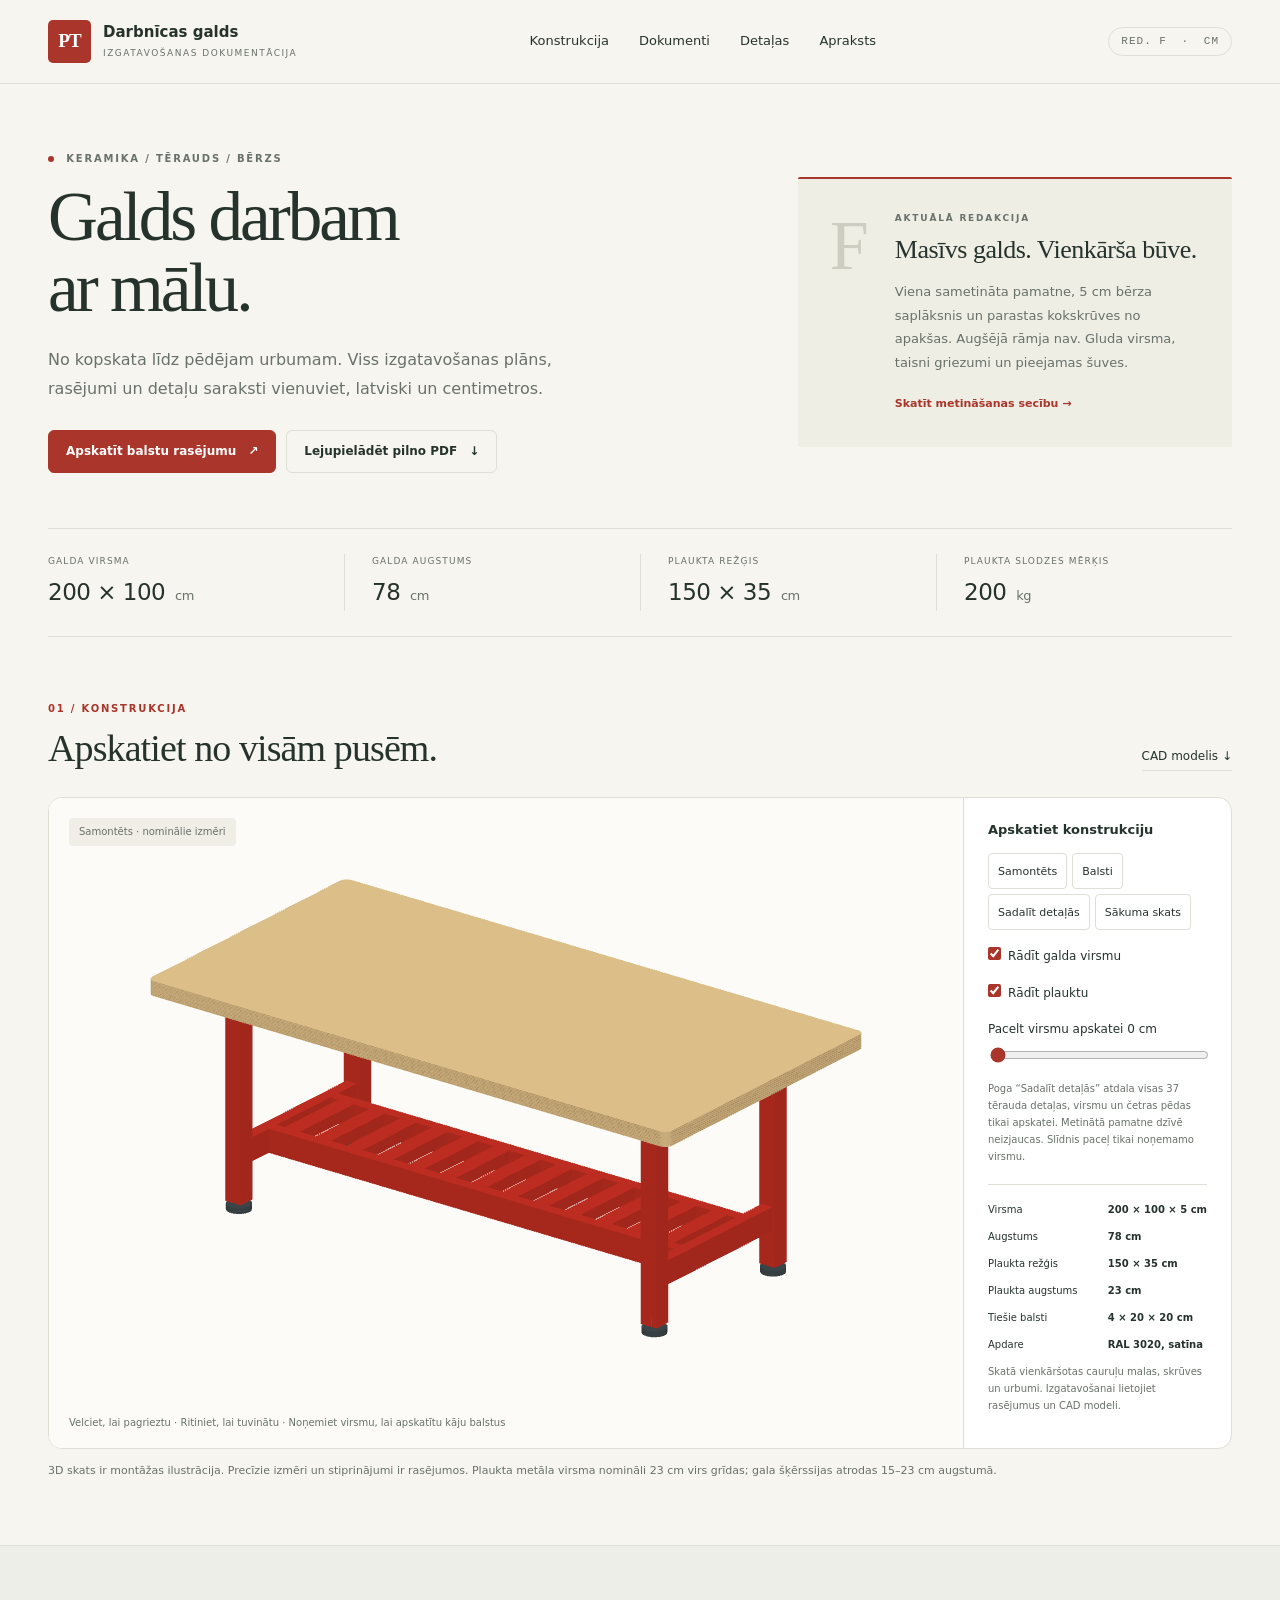
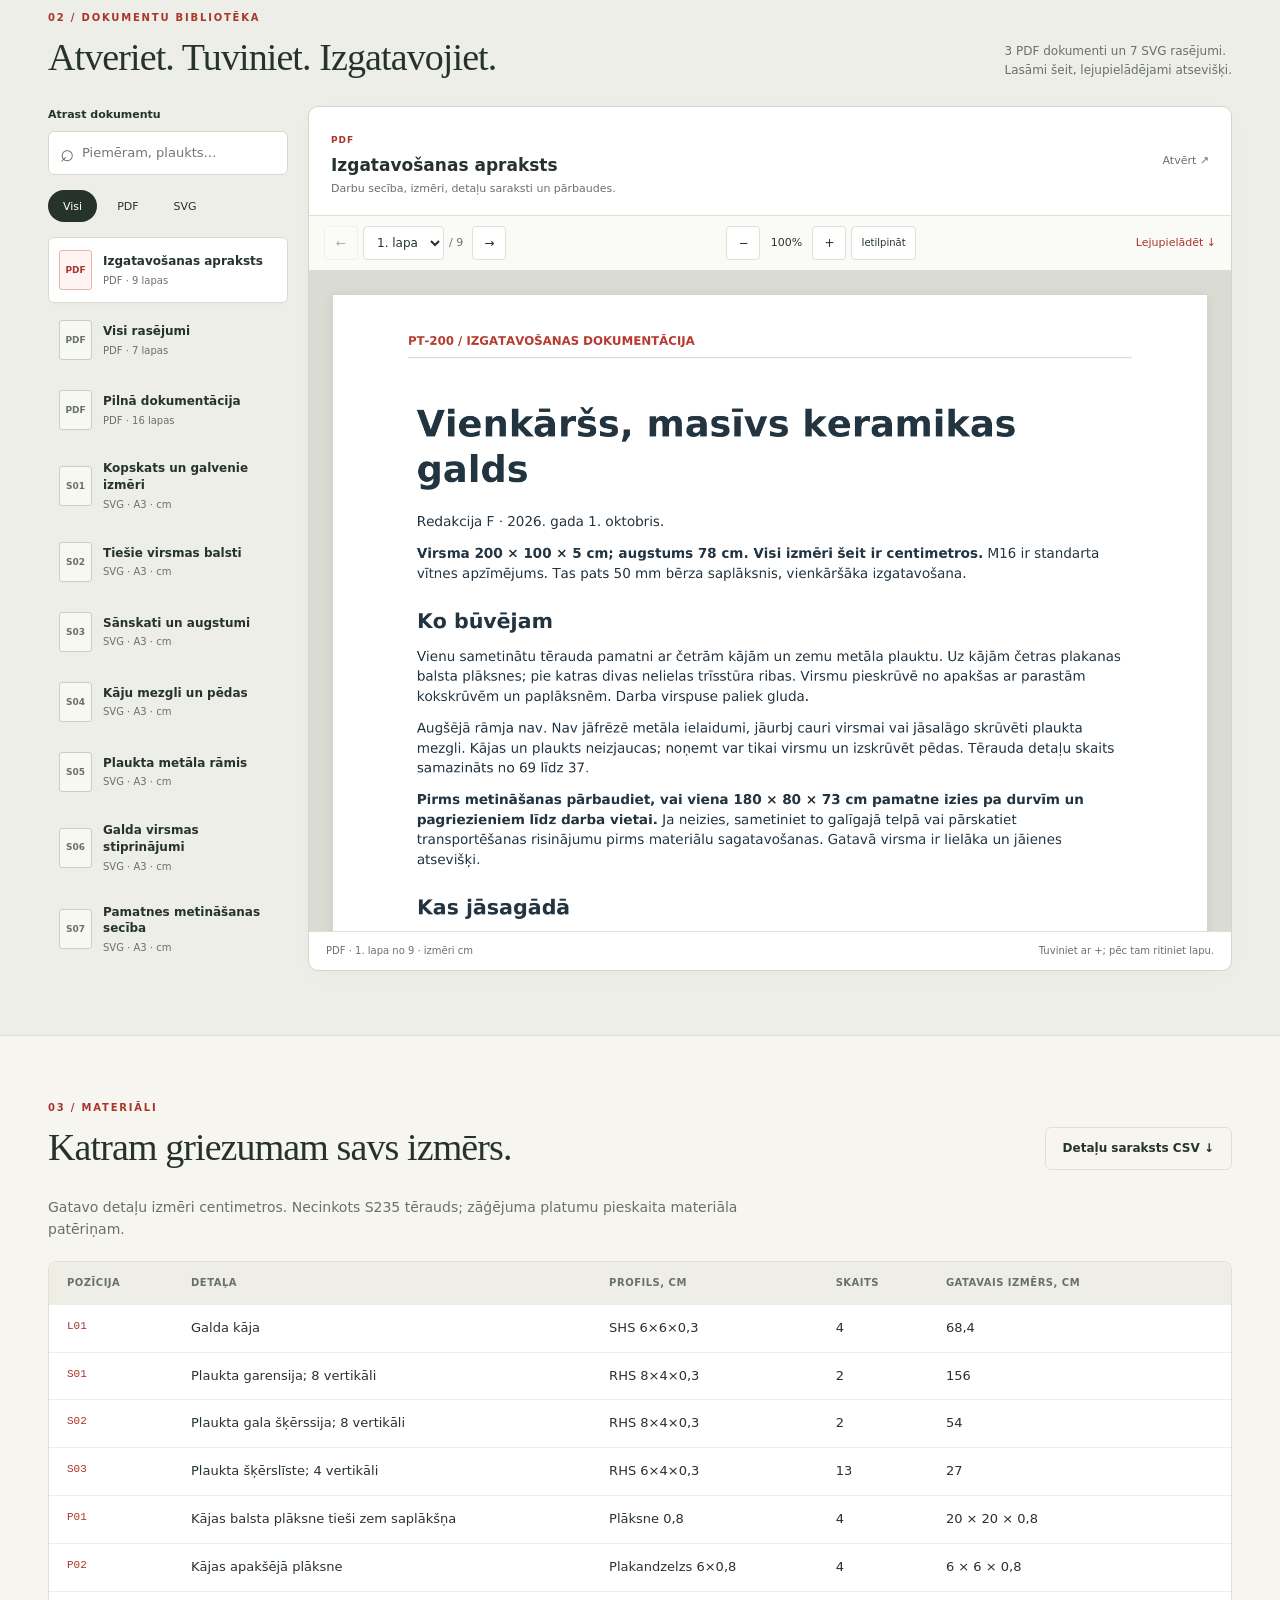
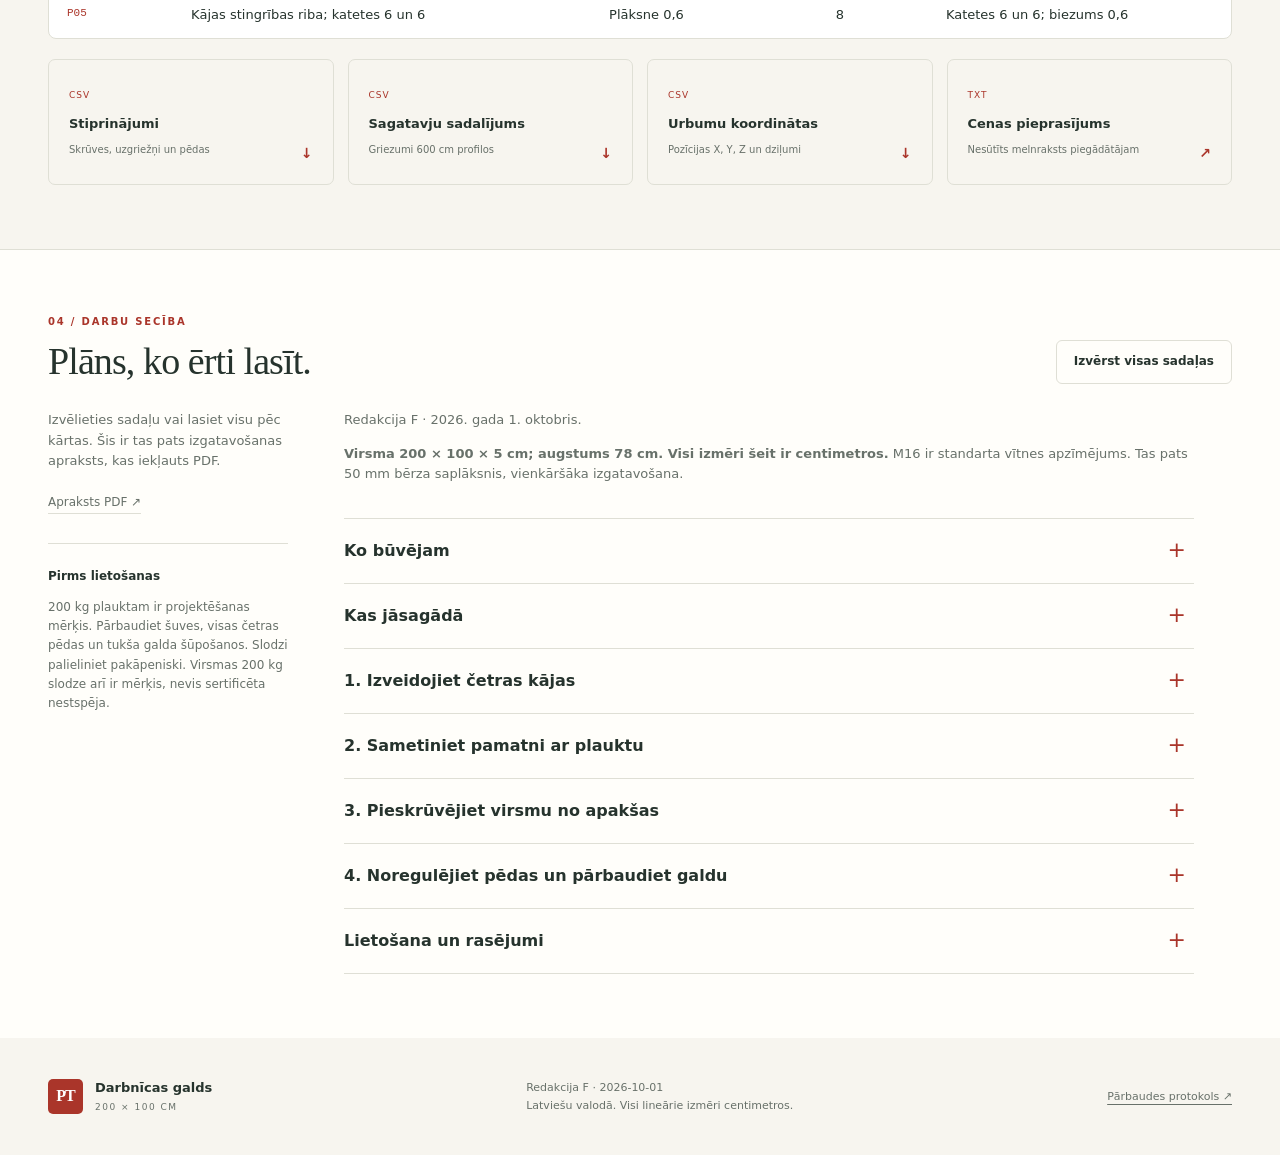
<file: index.html>
<!doctype html>
<html lang="lv">
<head>
<meta charset="utf-8">
<meta name="viewport" content="width=device-width,initial-scale=1">
<meta name="description" content="Keramikas darba galda izgatavošanas plāns latviešu valodā. Lasāmi PDF, tuvināmi SVG rasējumi, 3D modelis un detaļu saraksti. Visi izmēri cm.">
<meta name="theme-color" content="#aa352a">
<title>Keramikas darba galds — plāns un rasējumi</title>
<link rel="stylesheet" href="site-assets/site.css">
<link rel="icon" href="data:image/svg+xml,%3Csvg xmlns='http://www.w3.org/2000/svg' viewBox='0 0 64 64'%3E%3Crect rx='12' width='64' height='64' fill='%23aa352a'/%3E%3Cpath d='M12 23h40M17 24v24m30-24v24M17 41h30' stroke='white' stroke-width='4' fill='none'/%3E%3C/svg%3E">
</head>
<body>
<a class="skip-link" href="#saturs">Pāriet uz saturu</a>
<header class="site-header">
<a class="brand" href="#saturs" aria-label="PT-200 sākums"><span class="brand-mark" aria-hidden="true">PT</span><span>Darbnīcas galds<small>IZGATAVOŠANAS DOKUMENTĀCIJA</small></span></a>
<nav aria-label="Galvenā izvēlne"><a href="#modelis">Konstrukcija</a><a href="#dokumenti">Dokumenti</a><a href="#detalas">Detaļas</a><a href="#apraksts">Apraksts</a></nav>
<span class="revision">RED. F <span aria-hidden="true">·</span> CM</span>
</header>
<main id="saturs">
<section class="intro wrap" aria-labelledby="page-title">
<div><p class="eyebrow"><span class="dot" aria-hidden="true"></span> KERAMIKA / TĒRAUDS / BĒRZS</p><h1 id="page-title">Galds darbam<br>ar mālu.</h1><p class="lead">No kopskata līdz pēdējam urbumam. Viss izgatavošanas plāns, rasējumi un detaļu saraksti vienuviet, latviski un centimetros.</p><div class="actions"><a class="button primary" href="#doc-S02">Apskatīt balstu rasējumu <span aria-hidden="true">↗</span></a><a class="button" href="pottery-table/workshop-package.pdf" download>Lejupielādēt pilno PDF <span aria-hidden="true">↓</span></a></div></div>
<div class="project-note"><span class="note-number" aria-hidden="true">F</span><div><p class="eyebrow">AKTUĀLĀ REDAKCIJA</p><h2>Masīvs galds. Vienkārša būve.</h2><p>Viena sametināta pamatne, 5 cm bērza saplāksnis un parastas kokskrūves no apakšas. Augšējā rāmja nav. Gluda virsma, taisni griezumi un pieejamas šuves.</p><a href="#doc-S07">Skatīt metināšanas secību <span aria-hidden="true">→</span></a></div></div>
</section>
<div class="spec-strip wrap" aria-label="Galvenie parametri"><div><span>GALDA VIRSMA</span><strong>200 × 100 <small>cm</small></strong></div><div><span>GALDA AUGSTUMS</span><strong>78 <small>cm</small></strong></div><div><span>PLAUKTA REŽĢIS</span><strong>150 × 35 <small>cm</small></strong></div><div><span>PLAUKTA SLODZES MĒRĶIS</span><strong>200 <small>kg</small></strong></div></div>
<section class="wrap section" id="modelis" aria-labelledby="model-title">
<div class="section-heading"><div><p class="eyebrow">01 / KONSTRUKCIJA</p><h2 id="model-title">Apskatiet no visām pusēm.</h2></div><a class="text-link" href="pottery-table/model/table.scad" download>CAD modelis <span aria-hidden="true">↓</span></a></div>
<div class="workspace"><div class="view"><div class="badge" id="mode">Samontēts · nominālie izmēri</div><canvas id="canvas" aria-label="Interaktīvs keramikas galda trīsdimensiju modelis"></canvas><div id="error" class="error">Pārlūks neatbalsta šo 3D skatu. Atveriet zemāk pieejamos rasējumus.</div><div class="help">Velciet, lai pagrieztu · Ritiniet, lai tuvinātu · Noņemiet virsmu, lai apskatītu kāju balstus</div></div>
<aside><h2>Apskatiet konstrukciju</h2><div class="buttons"><button id="assembled">Samontēts</button><button id="frame">Balsti</button><button id="individual" aria-pressed="false">Sadalīt detaļās</button><button id="reset">Sākuma skats</button></div><label><input type="checkbox" id="top" checked>Rādīt galda virsmu</label><label><input type="checkbox" id="shelf" checked>Rādīt plauktu</label><label for="explode">Pacelt virsmu apskatei <span id="expval">0</span> cm</label><input type="range" id="explode" min="0" max="24" value="0" step="1"><p class="small">Poga “Sadalīt detaļās” atdala visas 37 tērauda detaļas, virsmu un četras pēdas tikai apskatei. Metinātā pamatne dzīvē neizjaucas. Slīdnis paceļ tikai noņemamo virsmu.</p><div class="details"><span>Virsma</span><span>200 × 100 × 5 cm</span><span>Augstums</span><span>78 cm</span><span>Plaukta režģis</span><span>150 × 35 cm</span><span>Plaukta augstums</span><span>23 cm</span><span>Tiešie balsti</span><span>4 × 20 × 20 cm</span><span>Apdare</span><span>RAL 3020, satīna</span></div><p class="small">Skatā vienkāršotas cauruļu malas, skrūves un urbumi. Izgatavošanai lietojiet rasējumus un CAD modeli.</p></aside></div>

<p class="fine-print">3D skats ir montāžas ilustrācija. Precīzie izmēri un stiprinājumi ir rasējumos. Plaukta metāla virsma nomināli 23 cm virs grīdas; gala šķērssijas atrodas 15–23 cm augstumā.</p>
</section>
<section class="library-section" id="dokumenti" aria-labelledby="library-title"><div class="wrap">
<div class="section-heading"><div><p class="eyebrow">02 / DOKUMENTU BIBLIOTĒKA</p><h2 id="library-title">Atveriet. Tuviniet. Izgatavojiet.</h2></div><p class="section-note">3 PDF dokumenti un 7 SVG rasējumi.<br>Lasāmi šeit, lejupielādējami atsevišķi.</p></div>
<div class="library">
<aside class="document-sidebar" aria-label="Dokumentu saraksts"><label class="search-label" for="document-search">Atrast dokumentu</label><div class="search-box"><span aria-hidden="true">⌕</span><input id="document-search" type="search" placeholder="Piemēram, plaukts…" autocomplete="off"></div>
<div class="filters" role="group" aria-label="Dokumentu veids"><button type="button" data-filter="all" aria-pressed="true">Visi</button><button type="button" data-filter="PDF" aria-pressed="false">PDF</button><button type="button" data-filter="SVG" aria-pressed="false">SVG</button></div>
<div class="document-list" id="document-list"><a class="document-link" href="pottery-table/construction-guide.pdf" data-document="guide" aria-current="true"><span class="document-symbol" aria-hidden="true">PDF</span><span><strong>Izgatavošanas apraksts</strong><small>PDF · 9 lapas</small></span></a>
<a class="document-link" href="pottery-table/drawings.pdf" data-document="drawings"><span class="document-symbol" aria-hidden="true">PDF</span><span><strong>Visi rasējumi</strong><small>PDF · 7 lapas</small></span></a>
<a class="document-link" href="pottery-table/workshop-package.pdf" data-document="complete"><span class="document-symbol" aria-hidden="true">PDF</span><span><strong>Pilnā dokumentācija</strong><small>PDF · 16 lapas</small></span></a>
<a class="document-link" href="pottery-table/drawings/S01.svg" data-document="S01"><span class="document-symbol" aria-hidden="true">S01</span><span><strong>Kopskats un galvenie izmēri</strong><small>SVG · A3 · cm</small></span></a>
<a class="document-link" href="pottery-table/drawings/S02.svg" data-document="S02"><span class="document-symbol" aria-hidden="true">S02</span><span><strong>Tiešie virsmas balsti</strong><small>SVG · A3 · cm</small></span></a>
<a class="document-link" href="pottery-table/drawings/S03.svg" data-document="S03"><span class="document-symbol" aria-hidden="true">S03</span><span><strong>Sānskati un augstumi</strong><small>SVG · A3 · cm</small></span></a>
<a class="document-link" href="pottery-table/drawings/S04.svg" data-document="S04"><span class="document-symbol" aria-hidden="true">S04</span><span><strong>Kāju mezgli un pēdas</strong><small>SVG · A3 · cm</small></span></a>
<a class="document-link" href="pottery-table/drawings/S05.svg" data-document="S05"><span class="document-symbol" aria-hidden="true">S05</span><span><strong>Plaukta metāla rāmis</strong><small>SVG · A3 · cm</small></span></a>
<a class="document-link" href="pottery-table/drawings/S06.svg" data-document="S06"><span class="document-symbol" aria-hidden="true">S06</span><span><strong>Galda virsmas stiprinājumi</strong><small>SVG · A3 · cm</small></span></a>
<a class="document-link" href="pottery-table/drawings/S07.svg" data-document="S07"><span class="document-symbol" aria-hidden="true">S07</span><span><strong>Pamatnes metināšanas secība</strong><small>SVG · A3 · cm</small></span></a></div><p id="no-documents" hidden>Nekas nav atrasts. Pamēģiniet citu vārdu.</p>
</aside>
<div class="reader" id="reader"><div class="reader-heading"><div><span class="file-type" id="active-type">PDF</span><h3 id="active-title">Izgatavošanas apraksts</h3><p id="active-description">Darbu secība, izmēri un detaļu saraksti.</p></div><a id="original-link" class="icon-link" href="pottery-table/construction-guide.pdf" target="_blank" rel="noopener" aria-label="Atvērt dokumenta oriģinālu jaunā cilnē">Atvērt <span aria-hidden="true">↗</span></a></div>
<div class="reader-toolbar" aria-label="Dokumenta vadība"><div class="page-controls"><button id="previous-page" type="button" aria-label="Iepriekšējā lapa">←</button><label for="page-select" class="sr-only">Dokumenta lapa</label><select id="page-select" aria-label="Dokumenta lapa"><option>1. lapa</option></select><span id="page-total"></span><button id="next-page" type="button" aria-label="Nākamā lapa">→</button></div><div class="zoom-controls"><button id="zoom-out" type="button" aria-label="Attālināt dokumentu">−</button><output id="zoom-value" aria-label="Tālummaiņa">100%</output><button id="zoom-in" type="button" aria-label="Tuvināt dokumentu">+</button><button id="zoom-fit" type="button">Ietilpināt</button></div><a id="download-document" class="download-link" href="pottery-table/construction-guide.pdf" download>Lejupielādēt <span aria-hidden="true">↓</span></a></div>
<div class="page-stage" id="page-stage" tabindex="0" aria-label="Dokumenta lapa; tuvinot var ritināt abos virzienos"><img id="document-page" src="site-assets/pdf-pages/guide-01.png" alt="Izgatavošanas apraksta pirmā lapa" decoding="async"><p id="page-error" hidden>Priekšskatījumu neizdevās ielādēt. Izmantojiet saiti “Atvērt”, lai lasītu oriģinālu.</p></div>
<div class="reader-footer"><span id="reader-status" role="status" aria-live="polite">Izgatavošanas apraksts</span><span>Tuviniet ar +; pēc tam ritiniet lapu.</span></div>
</div></div>
<noscript><p>Dokumentu skatītāja vadībai nepieciešams JavaScript. Visas saites dokumentu sarakstā atver oriģinālos PDF un SVG; zemāk pieejams arī izgatavošanas apraksts.</p></noscript>
</div></section>
<section class="wrap section" id="detalas" aria-labelledby="parts-title"><div class="section-heading"><div><p class="eyebrow">03 / MATERIĀLI</p><h2 id="parts-title">Katram griezumam savs izmērs.</h2></div><a class="button" href="pottery-table/cutting-list.csv" download>Detaļu saraksts CSV ↓</a></div><p class="section-description">Gatavo detaļu izmēri centimetros. Necinkots S235 tērauds; zāģējuma platumu pieskaita materiāla patēriņam.</p>
<div class="table-scroll" tabindex="0" role="region" aria-label="Tērauda detaļu saraksts; šaurā ekrānā ritināms"><table><caption class="sr-only">Tērauda griešanas saraksts, izmēri cm</caption><thead><tr><th scope="col">Pozīcija</th><th scope="col">Detaļa</th><th scope="col">Profils, cm</th><th scope="col">Skaits</th><th scope="col">Gatavais izmērs, cm</th></tr></thead><tbody><tr><td>L01</td><td>Galda kāja</td><td>SHS 6×6×0,3</td><td>4</td><td>68,4</td></tr><tr><td>S01</td><td>Plaukta garensija; 8 vertikāli</td><td>RHS 8×4×0,3</td><td>2</td><td>156</td></tr><tr><td>S02</td><td>Plaukta gala šķērssija; 8 vertikāli</td><td>RHS 8×4×0,3</td><td>2</td><td>54</td></tr><tr><td>S03</td><td>Plaukta šķērslīste; 4 vertikāli</td><td>RHS 6×4×0,3</td><td>13</td><td>27</td></tr><tr><td>P01</td><td>Kājas balsta plāksne tieši zem saplākšņa</td><td>Plāksne 0,8</td><td>4</td><td>20 × 20 × 0,8</td></tr><tr><td>P02</td><td>Kājas apakšējā plāksne</td><td>Plakandzelzs 6×0,8</td><td>4</td><td>6 × 6 × 0,8</td></tr><tr><td>P05</td><td>Kājas stingrības riba; katetes 6 un 6</td><td>Plāksne 0,6</td><td>8</td><td>Katetes 6 un 6; biezums 0,6</td></tr></tbody></table></div>
<div class="resource-grid"><a href="pottery-table/hardware-list.csv" download><span class="resource-type">CSV</span><strong>Stiprinājumi</strong><span>Skrūves, uzgriežņi un pēdas <b aria-hidden="true">↓</b></span></a><a href="pottery-table/stock-cutting.csv" download><span class="resource-type">CSV</span><strong>Sagatavju sadalījums</strong><span>Griezumi 600 cm profilos <b aria-hidden="true">↓</b></span></a><a href="pottery-table/drilling-coordinates.csv" download><span class="resource-type">CSV</span><strong>Urbumu koordinātas</strong><span>Pozīcijas X, Y, Z un dziļumi <b aria-hidden="true">↓</b></span></a><a href="pottery-table/supplier-quote-lv.txt"><span class="resource-type">TXT</span><strong>Cenas pieprasījums</strong><span>Nesūtīts melnraksts piegādātājam <b aria-hidden="true">↗</b></span></a></div>
</section>
<section class="guide-section" id="apraksts" aria-labelledby="guide-title"><div class="wrap"><div class="section-heading"><div><p class="eyebrow">04 / DARBU SECĪBA</p><h2 id="guide-title">Plāns, ko ērti lasīt.</h2></div><button class="button" id="expand-guide" type="button" aria-expanded="false">Izvērst visas sadaļas</button></div><div class="guide-layout"><aside class="guide-aside"><p>Izvēlieties sadaļu vai lasiet visu pēc kārtas. Šis ir tas pats izgatavošanas apraksts, kas iekļauts PDF.</p><a href="pottery-table/construction-guide.pdf" class="text-link">Apraksts PDF ↗</a><div class="load-note"><strong>Pirms lietošanas</strong><p>200 kg plauktam ir projektēšanas mērķis. Pārbaudiet šuves, visas četras pēdas un tukša galda šūpošanos. Slodzi palieliniet pakāpeniski. Virsmas 200 kg slodze arī ir mērķis, nevis sertificēta nestspēja.</p></div></aside><article class="guide-text"><div class="guide-intro">
<p>Redakcija F · 2026. gada 1. oktobris.</p>
<p><strong>Virsma 200 × 100 × 5 cm; augstums 78 cm. Visi izmēri šeit ir centimetros.</strong> M16 ir standarta vītnes apzīmējums. Tas pats 50 mm bērza saplāksnis, vienkāršāka izgatavošana.</p>
</div>
<details id="guide-1"><summary>Ko būvējam</summary><div class="guide-body">
<p>Vienu sametinātu tērauda pamatni ar četrām kājām un zemu metāla plauktu. Uz kājām četras plakanas balsta plāksnes; pie katras divas nelielas trīsstūra ribas. Virsmu pieskrūvē no apakšas ar parastām kokskrūvēm un paplāksnēm. Darba virspuse paliek gluda.</p>
<p>Augšējā rāmja nav. Nav jāfrēzē metāla ielaidumi, jāurbj cauri virsmai vai jāsalāgo skrūvēti plaukta mezgli. Kājas un plaukts neizjaucas; noņemt var tikai virsmu un izskrūvēt pēdas. Tērauda detaļu skaits samazināts no 69 līdz 37.</p>
<p><strong>Pirms metināšanas pārbaudiet, vai viena 180 × 80 × 73 cm pamatne izies pa durvīm un pagriezieniem līdz darba vietai.</strong> Ja neizies, sametiniet to galīgajā telpā vai pārskatiet transportēšanas risinājumu pirms materiālu sagatavošanas. Gatavā virsma ir lielāka un jāienes atsevišķi.</p>
</div></details>
<details id="guide-2"><summary>Kas jāsagādā</summary><div class="guide-body">
<ul>
<li>Gatavā bērza saplākšņa virsma 200 × 100 × 5, līdzena un bez atslāņojumiem; izgriežama no 250 × 125 × 5 loksnes.</li>
<li>Kājas: 4 gab. SHS 6 × 6 × 0,3, garums 68,4.</li>
<li>Plaukta garensijas: 2 gab. RHS 8 × 4 × 0,3, garums 156; 8 vertikāli.</li>
<li>Plaukta gala sijas: 2 gab. tā paša profila, garums 54; 8 vertikāli.</li>
<li>Plaukta šķērslīstes: 13 gab. RHS 6 × 4 × 0,3, garums 27; 4 vertikāli.</li>
<li>Kāju augšējās plāksnes P01: 4 gab. 20 × 20 × 0,8, katrai četri Ø0,9 caurumi. Centri 3 no malām.</li>
<li>Kāju pēdu plāksnes P02: 4 gab. 6 × 6 × 0,8, katrai Ø1,8 caurums centrā un M16 metināms uzgrieznis.</li>
<li>Ribas P05: 8 vienādi taisnleņķa trīsstūri ar katetēm 6 un 6, biezums 0,6.</li>
<li>Virsmai: 16 kvalitatīvas seškanšu galvas kokskrūves Ø0,8 × 4 un 16 paplāksnes, aptuveni 0,2 biezas. Skrūves garums dots zem galvas. Nelietot ģipškartona skrūves.</li>
<li>4 M16 regulējamas pēdas ar platiem gumijotiem paliktņiem ap Ø8 un kontruzgriežņiem. Pēdas deklarētā nestspēja vismaz 300 kg katrai pie izmantotā regulējuma.</li>
</ul>
<p>Vienkāršākais ir metāla tirgotājam pasūtīt gatavos taisnos griezumus, trīsstūrus un izurbtās plāksnes. P01 var izgatavot pēc viena urbšanas šablona; P02 ar uzgriezni var palūgt sagatavot metinātājam. Nav vajadzīga precīza frēzēšana. Pilnie saraksti ir CSV un PDF pielikumā; cenas pieprasījuma melnraksts nav nosūtīts.</p>
<p>Caurulēm pietiek ar vienu 600 cm sagatavi no katra no trim profiliem. Griešanas sarakstā ierēķināts 0,3 zāģējums un 2 rezerve galiem. Profili necinkoti S235; pirms metināšanas notīrīt savienojumu vietas.</p>
</div></details>
<details id="guide-3"><summary>1. Izveidojiet četras kājas</summary><div class="guide-body">
<p>Piemetiniet M16 uzgriezni P02 augšpusē, kamēr plāksne vēl ir atsevišķi. Pārbaudiet pēdas ieskrūvēšanos. Tad piemetiniet P02 pie kājas apakšas, uzgriezni atstājot caurules iekšpusē.</p>
<p>P01 centrējiet uz kājas augšgala. Katrā kājā pievienojiet divas 6 × 6 trīsstūra ribas: vienu garuma, otru platuma virzienā, abas vērstas uz galda vidu. S04 parādīts pirmais stūris; pārējiem stūriem izvietojumu spoguļojiet. Šuves savieno abas ribas katetes ar kāju un augšējo plāksni. Skrūvju caurumi paliek brīvi stūros.</p>
<p>Caurules gala savienojumu ar plāksni un ribas sametiniet pilnībā, ne tikai pieķeriet. Strādājiet pārmaiņus pretējās pusēs, lai plāksni mazāk savērptu. Tai cieši jāpieguļ virsmai. Uz 0,3 sienas vispirms izmēģiniet metinājumu tāda paša profila atgriezumā; stiprības šuves nenoslīpējiet plānas.</p>
</div></details>
<details id="guide-4"><summary>2. Sametiniet pamatni ar plauktu</summary><div class="guide-body">
<p>Vispirms izgatavojiet divus vienādus galus: divas kājas un viena 54 cm gara S02 starp tām. Sijas apakša ir 11,2 virs kājas caurules apakšgala. Ar nominālajām pēdām tas ir 15 virs grīdas, sijas augša 23. Iestatīšanai izmantojiet vienādus atgriezumus kā starplikas.</p>
<p>S02 gali tieši pieguļ kāju iekšējām sienām. Caurules griež taisni; nav slīpu stūru. Pirms griešanas pārbaudiet faktisko aili, bet saglabājiet kāju centru attālumu 60. Galiem cieši jāpieguļ; lielas spraugas neaizpildiet ar nejaušiem metinājuma pikučiem.</p>
<p>Savienojiet abus galus ar divām 156 cm S01 garensijām. To ārmalas ir 32,5 un 67,5 no vienas garās virsmas malas; plaukta kopējais platums 35. Garensijas piemetina starp gala siju iekšējām plaknēm. Visiem četriem nesošajiem profiliem 8 cm vertikāli.</p>
<p>Ievietojiet 13 šķērslīstes, katru 27 garu, ar 4 cm vertikāli. To augšas vienā līmenī ar garensiju augšām. Pirmās līstes ārmalu novietojiet 25 no galda gala; starp līstēm atstājiet 6 spraugu. Vienu 6 cm platu atgriezumu lietojiet kā atkārtojamu šablonu. Režģa zona sanāk 150 × 35.</p>
<p>Vispirms visu tikai pieķeriet. Pārbaudiet taisnleņķus, vienādu augstumu un abas kāju centru diagonāles: nomināli 170,88, starpība ne vairāk par 0,2. Četrām augšējām plāksnēm jāatrodas vienā plaknē. Tad metiniet pārmaiņus pretējās pusēs. Gala siju savienojumus ar kājām un pārējos nesošos savienojumus sametiniet pa pieejamo perimetru. Gatavam galdam ar pieķeršanas punktiem nepietiek.</p>
<p>Slēgtajiem profiliem paredzētos ventilācijas urbumus skatiet koordinātu sarakstā; atveres izveido pirms profila aizmetināšanas. Ja pamatni pulverkrāsosiet, ventilāciju un noteci saskaņojiet ar krāsotāju. Metāla režģa augšējās malas noslīpējiet gludas, lai tās neplēstu māla maisus.</p>
</div></details>
<details id="guide-5"><summary>3. Pieskrūvējiet virsmu no apakšas</summary><div class="guide-body">
<p>Saplākšņa malas noapaļojiet vai rūpīgi noslīpējiet. Aizsargājiet abas puses, malas un urbumus pret mitrumu ar izvēlētu apdari pēc tās ražotāja instrukcijas.</p>
<p>Droši atbalstiet virsmu ar apakšu uz augšu un uzlieciet pamatni. Tā jānovieto centrā: P01 ārmalas 10 no virsmas malām; kāju centri 20 no malām. Pārnesiet 16 caurumu vietas caur P01. Ja izmantojat koordinātas: X=13;27;173;187 un Y=13;27;73;87, visas kombinācijas. Tie ir skati no augšas; uz apgrieztas virsmas orientāciju pārbaudiet ar pašu pamatni.</p>
<p>Izurbiet priekšurbumus no apakšas ar dziļuma ierobežotāju līdz 3,2. Diametru nosaka izvēlētās kokskrūves ražotājs; izmēģiniet vienu skrūvi tāda paša saplākšņa atgriezumā. Pievienojiet paplāksnes un ieskrūvējiet Ø0,8 × 4 kokskrūves. Nomināli 0,8 plāksne + 0,2 paplāksne + 3 ieskrūvējums = 4, tāpēc līdz virspusei paliek ap 2 cm. <strong>Cauri darba virsmai nav jāurbj.</strong></p>
<p>Pēdējo pievilkšanu veiciet ar rokas atslēgu, līdz savienojums ciešs. Nesabojājiet vītni kokā ar pārmērīgu spēku. Starp plāksni un virsmu nelieciet mīkstu putu lenti. Virsmas svaru balsta plāksnes; skrūves notur to vietā. Smago galdu ceļ aiz tērauda pamatnes, nevis saplākšņa malas. Ja virsmu bieži noņemsiet, pārbaudiet, vai kokskrūvju vietas nav izļodzītas.</p>
</div></details>
<details id="guide-6"><summary>4. Noregulējiet pēdas un pārbaudiet galdu</summary><div class="guide-body">
<p>Nominālais augstums: 3 pēda + 0,8 P02 + 68,4 kāja + 0,8 P01 + 5 virsma = 78. Ja faktiskās virsmas biezums ir t, pēdas augstums līdz P02 apakšai ir 8 − t. Pie t=4,81–5,15 tas ir 3,19–2,85. Izvēlieties pēdu, kurai šajā diapazonā paliek pilna uzgriežņa vītnes saķere. Augstuma maiņa nedaudz maina arī plaukta augstumu.</p>
<ul>
<li>Vēl pirms virsmas uzlikšanas apskatiet šuves un pārbaudiet tukšo pamatni. Šaubīgu šuvi parādiet pieredzējušam metinātājam, īpaši gala sijas savienojumu ar kāju.</li>
<li>Galīgajā vietā noregulējiet visas četras pēdas, lai katra stingri balstās uz grīdas. Fiksējiet kontruzgriežņus. Spiediet pārmaiņus katru galda stūri: nedrīkst būt klaboņas vai šūpošanās uz trim kājām.</li>
<li>Stingri piespiediet tukšu galdu no abām garajām un abām īsajām malām. Šuvēs un plākšņu savienojumos nedrīkst būt redzamas kustības. Ja viss galds slīd, pārbaudiet pēdu saķeri ar grīdu; vajadzības gadījumā izmantojiet grīdai piemērotu fiksāciju.</li>
<li>Māla maisus pievienojiet pakāpeniski un vienmērīgi pa režģi, nevis visus vienā punktā. Vērojiet šuves, plaukta un virsmas lieci. Pie plaisāšanas, kustības vai paliekošas deformācijas pārtrauciet un novērsiet cēloni.</li>
<li>Pārbaudiet kokskrūves un pēdu kontruzgriežņus pēc pirmās lietošanas nedēļas un pēc pārvietošanas.</li>
</ul>
<p>200 kg uz plaukta un 200 kg vienmērīgi uz virsmas saglabāti kā projektēšanas mērķi, nevis pārbaudīta vai sertificēta nestspēja. Metinājumu kvalitāti un faktiskās plātnes lieci nevar garantēt ar detaļu sarakstu; smago paredzēto slodzi izmēģina tikai pēc savienojumu apskates. Galds nav pakāpiens vai sēdvieta.</p>
</div></details>
<details id="guide-7"><summary>Lietošana un rasējumi</summary><div class="guide-body">
<p>Sēdvietu skaitu un izvietojumu pielāgojiet 200 × 100 cm virsmai. Pirms gala metināšanas ar īstajiem krēsliem pārbaudiet vietu ceļiem un pēdām; zemās gala sijas atrodas 15–23 virs grīdas. Divi noņemami 60 × 45 × 2,1 saplākšņa dēļi ar audeklu un mīkstām skavām der māla mīcīšanai. Pēc darba tos noņem un izžāvē.</p>
<p>S01 kopskats; S02 balstu izvietojums; S03 augstumi; S04 vienkāršās kāju galvas; S05 plaukts; S06 kokskrūves no apakšas; S07 metināšanas secība. Precīzie izgatavošanas izmēri ir rasējumos un CSV. Izmantojiet tikai redakciju F; iepriekšējās versijas detaļas nav jāsajauc ar šo.</p>
<p>Aprēķinu piezīmes un automātisko izmēru pārbaužu rezultāti ir verification.md un PDF pielikumā. PDF drukājot pārbaudiet 5 cm kontroles līniju. JSON un CAD viena vienība ir 1 cm. Bērza saplākšņa ražotāja informācija: <a href="https://www.finieris.com/products/riga-ply/" target="_blank" rel="noopener">https://www.finieris.com/products/riga-ply/</a> .</p>
</div></details></article></div></div></section>
<footer class="site-footer wrap"><a class="brand" href="#saturs"><span class="brand-mark" aria-hidden="true">PT</span><span>Darbnīcas galds<small>200 × 100 CM</small></span></a><p>Redakcija F · 2026-10-01<br>Latviešu valodā. Visi lineārie izmēri centimetros.</p><a href="pottery-table/verification.md">Pārbaudes protokols ↗</a></footer>
</main>
<script type="application/json" id="document-data">[{"id": "guide", "type": "PDF", "title": "Izgatavošanas apraksts", "description": "Darbu secība, izmēri, detaļu saraksti un pārbaudes.", "file": "pottery-table/construction-guide.pdf", "pages": ["site-assets/pdf-pages/guide-01.png", "site-assets/pdf-pages/guide-02.png", "site-assets/pdf-pages/guide-03.png", "site-assets/pdf-pages/guide-04.png", "site-assets/pdf-pages/guide-05.png", "site-assets/pdf-pages/guide-06.png", "site-assets/pdf-pages/guide-07.png", "site-assets/pdf-pages/guide-08.png", "site-assets/pdf-pages/guide-09.png"], "keywords": "plāns instrukcija"}, {"id": "drawings", "type": "PDF", "title": "Visi rasējumi", "description": "Septiņas A3 lapas ar izgatavošanas izmēriem centimetros.", "file": "pottery-table/drawings.pdf", "pages": ["pottery-table/drawings/S01.svg", "pottery-table/drawings/S02.svg", "pottery-table/drawings/S03.svg", "pottery-table/drawings/S04.svg", "pottery-table/drawings/S05.svg", "pottery-table/drawings/S06.svg", "pottery-table/drawings/S07.svg"], "keywords": "rāmis plaukts kājas"}, {"id": "complete", "type": "PDF", "title": "Pilnā dokumentācija", "description": "Izgatavošanas apraksts un visi septiņi rasējumi vienā PDF.", "file": "pottery-table/workshop-package.pdf", "pages": ["site-assets/pdf-pages/guide-01.png", "site-assets/pdf-pages/guide-02.png", "site-assets/pdf-pages/guide-03.png", "site-assets/pdf-pages/guide-04.png", "site-assets/pdf-pages/guide-05.png", "site-assets/pdf-pages/guide-06.png", "site-assets/pdf-pages/guide-07.png", "site-assets/pdf-pages/guide-08.png", "site-assets/pdf-pages/guide-09.png", "pottery-table/drawings/S01.svg", "pottery-table/drawings/S02.svg", "pottery-table/drawings/S03.svg", "pottery-table/drawings/S04.svg", "pottery-table/drawings/S05.svg", "pottery-table/drawings/S06.svg", "pottery-table/drawings/S07.svg"], "keywords": "pilns plāns"}, {"id": "S01", "type": "SVG", "title": "Kopskats un galvenie izmēri", "description": "Galda izskats, izmēri un pārvadāšanas mezgli.", "file": "pottery-table/drawings/S01.svg", "pages": ["pottery-table/drawings/S01.svg"], "keywords": "S01"}, {"id": "S02", "type": "SVG", "title": "Tiešie virsmas balsti", "description": "Četras stingras kāju galvas; bez augšējā rāmja.", "file": "pottery-table/drawings/S02.svg", "pages": ["pottery-table/drawings/S02.svg"], "keywords": "S02"}, {"id": "S03", "type": "SVG", "title": "Sānskati un augstumi", "description": "Galda un metāla plaukta augstumu ķēde.", "file": "pottery-table/drawings/S03.svg", "pages": ["pottery-table/drawings/S03.svg"], "keywords": "S03"}, {"id": "S04", "type": "SVG", "title": "Kāju mezgli un pēdas", "description": "Augšējās plāksnes, stiprinājuma ribas un regulējamie balsti.", "file": "pottery-table/drawings/S04.svg", "pages": ["pottery-table/drawings/S04.svg"], "keywords": "S04"}, {"id": "S05", "type": "SVG", "title": "Plaukta metāla rāmis", "description": "13 šķērslīstes, 6 cm spraugas; maisi balstās uz metāla.", "file": "pottery-table/drawings/S05.svg", "pages": ["pottery-table/drawings/S05.svg"], "keywords": "S05"}, {"id": "S06", "type": "SVG", "title": "Galda virsmas stiprinājumi", "description": "16 parastas kokskrūves no apakšas; augšpuse gluda.", "file": "pottery-table/drawings/S06.svg", "pages": ["pottery-table/drawings/S06.svg"], "keywords": "S06"}, {"id": "S07", "type": "SVG", "title": "Pamatnes metināšanas secība", "description": "Plaukts piemetināts kājām; vienkārši, pieejami savienojumi.", "file": "pottery-table/drawings/S07.svg", "pages": ["pottery-table/drawings/S07.svg"], "keywords": "S07"}]</script>
<script>
const PARTS=[{"mark":"P01","instance":"P01-1","origin":[10,10,72.2],"size":[20,20,0.8],"group":"legs","kind":"plate","axis":null,"wall":0,"holes":[{"x":13,"y":13,"z":72.2,"d":0.9,"depth":0.8,"axis":"z","purpose":"Kokskr\u016bves caurums"},{"x":13,"y":27,"z":72.2,"d":0.9,"depth":0.8,"axis":"z","purpose":"Kokskr\u016bves caurums"},{"x":27,"y":13,"z":72.2,"d":0.9,"depth":0.8,"axis":"z","purpose":"Kokskr\u016bves caurums"},{"x":27,"y":27,"z":72.2,"d":0.9,"depth":0.8,"axis":"z","purpose":"Kokskr\u016bves caurums"}],"slots":[]},{"mark":"L01","instance":"L01-1","origin":[17,17,3.8],"size":[6,6,68.4],"group":"legs","kind":"tube","axis":"z","wall":0.3,"holes":[],"slots":[]},{"mark":"P02","instance":"P02-1","origin":[17,17,3],"size":[6,6,0.8],"group":"legs","kind":"plate","axis":null,"wall":0,"holes":[{"x":20,"y":20,"z":3,"d":1.8,"depth":0.8,"axis":"z","purpose":"skr\u016bves caurums"}],"slots":[]},{"mark":"P05","instance":"P05-1-1","kind":"gusset","group":"legs","centre":[20,20],"side":0,"top":72.2,"leg":6,"thickness":0.6},{"mark":"P05","instance":"P05-1-2","kind":"gusset","group":"legs","centre":[20,20],"side":1,"top":72.2,"leg":6,"thickness":0.6},{"mark":"P01","instance":"P01-2","origin":[170,10,72.2],"size":[20,20,0.8],"group":"legs","kind":"plate","axis":null,"wall":0,"holes":[{"x":173,"y":13,"z":72.2,"d":0.9,"depth":0.8,"axis":"z","purpose":"Kokskr\u016bves caurums"},{"x":173,"y":27,"z":72.2,"d":0.9,"depth":0.8,"axis":"z","purpose":"Kokskr\u016bves caurums"},{"x":187,"y":13,"z":72.2,"d":0.9,"depth":0.8,"axis":"z","purpose":"Kokskr\u016bves caurums"},{"x":187,"y":27,"z":72.2,"d":0.9,"depth":0.8,"axis":"z","purpose":"Kokskr\u016bves caurums"}],"slots":[]},{"mark":"L01","instance":"L01-2","origin":[177,17,3.8],"size":[6,6,68.4],"group":"legs","kind":"tube","axis":"z","wall":0.3,"holes":[],"slots":[]},{"mark":"P02","instance":"P02-2","origin":[177,17,3],"size":[6,6,0.8],"group":"legs","kind":"plate","axis":null,"wall":0,"holes":[{"x":180,"y":20,"z":3,"d":1.8,"depth":0.8,"axis":"z","purpose":"skr\u016bves caurums"}],"slots":[]},{"mark":"P05","instance":"P05-2-3","kind":"gusset","group":"legs","centre":[180,20],"side":2,"top":72.2,"leg":6,"thickness":0.6},{"mark":"P05","instance":"P05-2-2","kind":"gusset","group":"legs","centre":[180,20],"side":1,"top":72.2,"leg":6,"thickness":0.6},{"mark":"P01","instance":"P01-3","origin":[10,70,72.2],"size":[20,20,0.8],"group":"legs","kind":"plate","axis":null,"wall":0,"holes":[{"x":13,"y":73,"z":72.2,"d":0.9,"depth":0.8,"axis":"z","purpose":"Kokskr\u016bves caurums"},{"x":13,"y":87,"z":72.2,"d":0.9,"depth":0.8,"axis":"z","purpose":"Kokskr\u016bves caurums"},{"x":27,"y":73,"z":72.2,"d":0.9,"depth":0.8,"axis":"z","purpose":"Kokskr\u016bves caurums"},{"x":27,"y":87,"z":72.2,"d":0.9,"depth":0.8,"axis":"z","purpose":"Kokskr\u016bves caurums"}],"slots":[]},{"mark":"L01","instance":"L01-3","origin":[17,77,3.8],"size":[6,6,68.4],"group":"legs","kind":"tube","axis":"z","wall":0.3,"holes":[],"slots":[]},{"mark":"P02","instance":"P02-3","origin":[17,77,3],"size":[6,6,0.8],"group":"legs","kind":"plate","axis":null,"wall":0,"holes":[{"x":20,"y":80,"z":3,"d":1.8,"depth":0.8,"axis":"z","purpose":"skr\u016bves caurums"}],"slots":[]},{"mark":"P05","instance":"P05-3-1","kind":"gusset","group":"legs","centre":[20,80],"side":0,"top":72.2,"leg":6,"thickness":0.6},{"mark":"P05","instance":"P05-3-4","kind":"gusset","group":"legs","centre":[20,80],"side":3,"top":72.2,"leg":6,"thickness":0.6},{"mark":"P01","instance":"P01-4","origin":[170,70,72.2],"size":[20,20,0.8],"group":"legs","kind":"plate","axis":null,"wall":0,"holes":[{"x":173,"y":73,"z":72.2,"d":0.9,"depth":0.8,"axis":"z","purpose":"Kokskr\u016bves caurums"},{"x":173,"y":87,"z":72.2,"d":0.9,"depth":0.8,"axis":"z","purpose":"Kokskr\u016bves caurums"},{"x":187,"y":73,"z":72.2,"d":0.9,"depth":0.8,"axis":"z","purpose":"Kokskr\u016bves caurums"},{"x":187,"y":87,"z":72.2,"d":0.9,"depth":0.8,"axis":"z","purpose":"Kokskr\u016bves caurums"}],"slots":[]},{"mark":"L01","instance":"L01-4","origin":[177,77,3.8],"size":[6,6,68.4],"group":"legs","kind":"tube","axis":"z","wall":0.3,"holes":[],"slots":[]},{"mark":"P02","instance":"P02-4","origin":[177,77,3],"size":[6,6,0.8],"group":"legs","kind":"plate","axis":null,"wall":0,"holes":[{"x":180,"y":80,"z":3,"d":1.8,"depth":0.8,"axis":"z","purpose":"skr\u016bves caurums"}],"slots":[]},{"mark":"P05","instance":"P05-4-3","kind":"gusset","group":"legs","centre":[180,80],"side":2,"top":72.2,"leg":6,"thickness":0.6},{"mark":"P05","instance":"P05-4-4","kind":"gusset","group":"legs","centre":[180,80],"side":3,"top":72.2,"leg":6,"thickness":0.6},{"mark":"S01","instance":"S01-1","origin":[22,32.5,15],"size":[156,4,8],"group":"shelf","kind":"tube","axis":"x","wall":0.3,"holes":[{"x":100.0,"y":34.5,"z":15,"d":0.6,"depth":0.3,"axis":"z","purpose":"ventil\u0101cija"}],"slots":[]},{"mark":"S01","instance":"S01-2","origin":[22,63.5,15],"size":[156,4,8],"group":"shelf","kind":"tube","axis":"x","wall":0.3,"holes":[{"x":100.0,"y":65.5,"z":15,"d":0.6,"depth":0.3,"axis":"z","purpose":"ventil\u0101cija"}],"slots":[]},{"mark":"S02","instance":"S02-1","origin":[18,23,15],"size":[4,54,8],"group":"shelf","kind":"tube","axis":"y","wall":0.3,"holes":[{"x":20,"y":50.0,"z":15,"d":0.6,"depth":0.3,"axis":"z","purpose":"ventil\u0101cija"}],"slots":[]},{"mark":"S02","instance":"S02-2","origin":[178,23,15],"size":[4,54,8],"group":"shelf","kind":"tube","axis":"y","wall":0.3,"holes":[{"x":180,"y":50.0,"z":15,"d":0.6,"depth":0.3,"axis":"z","purpose":"ventil\u0101cija"}],"slots":[]},{"mark":"S03","instance":"S03-1","origin":[25.0,36.5,19],"size":[6,27,4],"group":"shelf","kind":"tube","axis":"y","wall":0.3,"holes":[{"x":28.0,"y":50.0,"z":19,"d":0.6,"depth":0.3,"axis":"z","purpose":"ventil\u0101cija"}],"slots":[]},{"mark":"S03","instance":"S03-2","origin":[37.0,36.5,19],"size":[6,27,4],"group":"shelf","kind":"tube","axis":"y","wall":0.3,"holes":[{"x":40.0,"y":50.0,"z":19,"d":0.6,"depth":0.3,"axis":"z","purpose":"ventil\u0101cija"}],"slots":[]},{"mark":"S03","instance":"S03-3","origin":[49.0,36.5,19],"size":[6,27,4],"group":"shelf","kind":"tube","axis":"y","wall":0.3,"holes":[{"x":52.0,"y":50.0,"z":19,"d":0.6,"depth":0.3,"axis":"z","purpose":"ventil\u0101cija"}],"slots":[]},{"mark":"S03","instance":"S03-4","origin":[61.0,36.5,19],"size":[6,27,4],"group":"shelf","kind":"tube","axis":"y","wall":0.3,"holes":[{"x":64.0,"y":50.0,"z":19,"d":0.6,"depth":0.3,"axis":"z","purpose":"ventil\u0101cija"}],"slots":[]},{"mark":"S03","instance":"S03-5","origin":[73.0,36.5,19],"size":[6,27,4],"group":"shelf","kind":"tube","axis":"y","wall":0.3,"holes":[{"x":76.0,"y":50.0,"z":19,"d":0.6,"depth":0.3,"axis":"z","purpose":"ventil\u0101cija"}],"slots":[]},{"mark":"S03","instance":"S03-6","origin":[85.0,36.5,19],"size":[6,27,4],"group":"shelf","kind":"tube","axis":"y","wall":0.3,"holes":[{"x":88.0,"y":50.0,"z":19,"d":0.6,"depth":0.3,"axis":"z","purpose":"ventil\u0101cija"}],"slots":[]},{"mark":"S03","instance":"S03-7","origin":[97.0,36.5,19],"size":[6,27,4],"group":"shelf","kind":"tube","axis":"y","wall":0.3,"holes":[{"x":100.0,"y":50.0,"z":19,"d":0.6,"depth":0.3,"axis":"z","purpose":"ventil\u0101cija"}],"slots":[]},{"mark":"S03","instance":"S03-8","origin":[109.0,36.5,19],"size":[6,27,4],"group":"shelf","kind":"tube","axis":"y","wall":0.3,"holes":[{"x":112.0,"y":50.0,"z":19,"d":0.6,"depth":0.3,"axis":"z","purpose":"ventil\u0101cija"}],"slots":[]},{"mark":"S03","instance":"S03-9","origin":[121.0,36.5,19],"size":[6,27,4],"group":"shelf","kind":"tube","axis":"y","wall":0.3,"holes":[{"x":124.0,"y":50.0,"z":19,"d":0.6,"depth":0.3,"axis":"z","purpose":"ventil\u0101cija"}],"slots":[]},{"mark":"S03","instance":"S03-10","origin":[133.0,36.5,19],"size":[6,27,4],"group":"shelf","kind":"tube","axis":"y","wall":0.3,"holes":[{"x":136.0,"y":50.0,"z":19,"d":0.6,"depth":0.3,"axis":"z","purpose":"ventil\u0101cija"}],"slots":[]},{"mark":"S03","instance":"S03-11","origin":[145.0,36.5,19],"size":[6,27,4],"group":"shelf","kind":"tube","axis":"y","wall":0.3,"holes":[{"x":148.0,"y":50.0,"z":19,"d":0.6,"depth":0.3,"axis":"z","purpose":"ventil\u0101cija"}],"slots":[]},{"mark":"S03","instance":"S03-12","origin":[157.0,36.5,19],"size":[6,27,4],"group":"shelf","kind":"tube","axis":"y","wall":0.3,"holes":[{"x":160.0,"y":50.0,"z":19,"d":0.6,"depth":0.3,"axis":"z","purpose":"ventil\u0101cija"}],"slots":[]},{"mark":"S03","instance":"S03-13","origin":[169.0,36.5,19],"size":[6,27,4],"group":"shelf","kind":"tube","axis":"y","wall":0.3,"holes":[{"x":172.0,"y":50.0,"z":19,"d":0.6,"depth":0.3,"axis":"z","purpose":"ventil\u0101cija"}],"slots":[]}];
const DIMENSIONS={"units":"cm","length":200,"width":100,"height":78,"plywood":5,"isolation":0,"upper_frame":false,"head_plate":20,"head_thickness":0.8,"gusset_leg":6,"leg_length":68.4,"welded_base":true,"top_screw_length":4,"top_screw_diameter":0.8,"shelf_length":150,"shelf_width":35,"shelf_top":23,"shelf_plywood":0,"shelf_load_kg":200,"base_height":73,"foot_allowance":3,"saw_kerf":0.3,"stock_end_trim":1,"base_length":180,"base_width":80},CORNERS=[[20, 20], [180, 20], [20, 80], [180, 80]];
const TABLE_CENTER=[DIMENSIONS.length/2,DIMENSIONS.width/2,DIMENSIONS.height/2];
const cv=document.getElementById('canvas'),gl=cv.getContext('webgl',{antialias:true,preserveDrawingBuffer:true});
if(!gl){document.getElementById('error').style.display='block';cv.style.display='none';}
else{
const shader=(type,src)=>{const s=gl.createShader(type);gl.shaderSource(s,src);gl.compileShader(s);if(!gl.getShaderParameter(s,gl.COMPILE_STATUS))throw Error(gl.getShaderInfoLog(s));return s;};
const program=gl.createProgram();gl.attachShader(program,shader(gl.VERTEX_SHADER,`attribute vec3 pos;attribute vec3 col;uniform vec3 right;uniform vec3 up;uniform vec3 toward;uniform vec2 factor;uniform vec3 center;uniform float depth;varying vec3 color;void main(){vec3 p=pos-center;gl_Position=vec4(dot(p,right)*factor.x,dot(p,up)*factor.y,-dot(p,toward)/depth,1.);color=col;}`));
gl.attachShader(program,shader(gl.FRAGMENT_SHADER,`precision mediump float;varying vec3 color;void main(){gl_FragColor=vec4(color,1.);}`));gl.linkProgram(program);if(!gl.getProgramParameter(program,gl.LINK_STATUS))throw Error(gl.getProgramInfoLog(program));gl.useProgram(program);
const buffer=gl.createBuffer();gl.bindBuffer(gl.ARRAY_BUFFER,buffer);const pa=gl.getAttribLocation(program,'pos'),ca=gl.getAttribLocation(program,'col');gl.enableVertexAttribArray(pa);gl.enableVertexAttribArray(ca);gl.vertexAttribPointer(pa,3,gl.FLOAT,false,24,0);gl.vertexAttribPointer(ca,3,gl.FLOAT,false,24,12);
const uniforms={};for(const u of ['right','up','toward','factor','center','depth'])uniforms[u]=gl.getUniformLocation(program,u);
gl.enable(gl.DEPTH_TEST);gl.disable(gl.CULL_FACE);gl.clearColor(.988,.985,.97,1);
let yaw=-.92,elev=.40,zoom=1,drag=null,vertices=[],individual=false;
let sceneCenter=TABLE_CENTER,sceneBounds=null;const meshes=[];
const top=document.getElementById('top'),shelf=document.getElementById('shelf'),explode=document.getElementById('explode'),individualButton=document.getElementById('individual');
function face(v,color){let a=v[0],b=v[1],c=v[2],u=b.map((x,i)=>x-a[i]),w=c.map((x,i)=>x-a[i]);let n=[u[1]*w[2]-u[2]*w[1],u[2]*w[0]-u[0]*w[2],u[0]*w[1]-u[1]*w[0]],len=Math.hypot(...n)||1;n=n.map(x=>x/len);let light=.76+.24*Math.abs(n[0]*.3+n[1]*-.4+n[2]*.866);for(let j=1;j<v.length-1;j++)for(const p of [v[0],v[j],v[j+1]])vertices.push(...p,...color.map(x=>x*light));}
function box(o,d,col){let[x,y,z]=o,[a,b,c]=d,v=[[x,y,z],[x+a,y,z],[x+a,y+b,z],[x,y+b,z],[x,y,z+c],[x+a,y,z+c],[x+a,y+b,z+c],[x,y+b,z+c]];for(const f of [[0,3,2,1],[4,5,6,7],[0,1,5,4],[1,2,6,5],[2,3,7,6],[3,0,4,7]])face(f.map(i=>v[i]),col);}
function prism(poly,z,h,col){face(poly.map(([x,y])=>[x,y,z]),col);face(poly.map(([x,y])=>[x,y,z+h]).reverse(),col);for(let i=0;i<poly.length;i++){let a=poly[i],b=poly[(i+1)%poly.length];face([[...a,z],[...b,z],[...b,z+h],[...a,z+h]],col);}}
function cylinder(cx,cy,z,r,h,col,n=32){let poly=[];for(let i=0;i<n;i++){let a=i/n*2*Math.PI;poly.push([cx+r*Math.cos(a),cy+r*Math.sin(a)]);}prism(poly,z,h,col);}
// Keep the fabrication geometry unchanged; only translate complete parts for the illustration.
function addMesh(id,group,render){
 vertices=[];render();const min=[Infinity,Infinity,Infinity],max=[-Infinity,-Infinity,-Infinity];
 for(let i=0;i<vertices.length;i+=6)for(let a=0;a<3;a++){min[a]=Math.min(min[a],vertices[i+a]);max[a]=Math.max(max[a],vertices[i+a]);}
 const center=min.map((v,a)=>(v+max[a])/2),size=min.map((v,a)=>max[a]-v);
 meshes.push({id,group,data:vertices,min,max,center,size,offset:[0,0,0]});
}
for(const p of PARTS)addMesh(p.instance,p.group,()=>{
 if(p.kind==='gusset'){let[cx,cy]=p.centre,a=p.side*Math.PI/2,v=[];for(const t of [-p.thickness/2,p.thickness/2])for(const[r,z]of[[3,p.top],[3+p.leg,p.top],[3,p.top-p.leg]])v.push([cx+r*Math.cos(a)-t*Math.sin(a),cy+r*Math.sin(a)+t*Math.cos(a),z]);for(const f of[[0,1,2],[3,5,4],[0,3,4,1],[1,4,5,2],[2,5,3,0]])face(f.map(i=>v[i]),[.72,.16,.12]);}
 else box(p.origin,p.size,[.76,.18,.13]);
});
for(const [i,[cx,cy]]of CORNERS.entries())addMesh('FOOT-'+(i+1),'legs',()=>{
 cylinder(cx,cy,0,4,2,[.24,.28,.29]);cylinder(cx,cy,2,.8,3,[.57,.59,.58],16);
});
addMesh('W01','top',()=>{
 const l=DIMENSIONS.length,w=DIMENSIONS.width,t=DIMENSIONS.plywood,z0=DIMENSIONS.height-t;
 let poly=[];for(const[cx,cy,start]of[[l-2.5,w-2.5,0],[2.5,w-2.5,90],[2.5,2.5,180],[l-2.5,2.5,270]])for(let a=start;a<=start+90;a+=10)poly.push([cx+2.5*Math.cos(a*Math.PI/180),cy+2.5*Math.sin(a*Math.PI/180)]);prism(poly,z0,t,[.89,.77,.55]);
 for(let z=z0+.3;z<DIMENSIONS.height-.1;z+=.45){box([2.5,0,z],[l-5,.08,.07],[.69,.52,.32]);box([0,2.5,z],[.08,w-5,.07],[.69,.52,.32]);box([2.5,w-.08,z],[l-5,.08,.07],[.69,.52,.32]);box([l-.08,2.5,z],[.08,w-5,.07],[.69,.52,.32]);}
});
// Start with a radial exploded arrangement, then separate close neighbours.
// This also opens a visible gap between thin plates that share the same axis.
const spread=[1.5,1.8,2],anchor=TABLE_CENTER,gap=8;
const positions=meshes.map(m=>m.center.map((v,a)=>anchor[a]+(v-anchor[a])*spread[a]));
for(let pass=0;pass<200;pass++){
 let movement=0;
 for(let i=0;i<meshes.length;i++)for(let j=i+1;j<meshes.length;j++){
  const clear=positions[i].map((v,a)=>Math.abs(positions[j][a]-v)-(meshes[i].size[a]+meshes[j].size[a])/2);
  const axis=clear.indexOf(Math.max(...clear));if(clear[axis]>=gap-.001)continue;
  const shift=(gap-clear[axis])/2+.001,sign=positions[j][axis]>=positions[i][axis]?1:-1;
  positions[i][axis]-=sign*shift;positions[j][axis]+=sign*shift;movement=Math.max(movement,shift);
 }
 if(movement<.001)break;
}
meshes.forEach((m,i)=>m.offset=positions[i].map((v,a)=>v-m.center[a]));
function translation(m){
 if(individual)return m.offset;
 const e=+explode.value;return[0,0,m.group==='top'?e:0];
}
function visible(m){return(m.group!=='top'||top.checked)&&(m.group!=='shelf'||shelf.checked);}
function rebuild(){
 vertices=[];const e=+explode.value;document.getElementById('expval').textContent=e;
 individualButton.setAttribute('aria-pressed',String(individual));explode.disabled=individual;
 document.getElementById('mode').textContent=individual?'Sadalīts atsevišķās detaļās':e?'Virsma pacelta par '+e+' cm':top.checked?'Samontēts · nominālie izmēri':'Kāju galvas un plaukts';
 const min=[Infinity,Infinity,Infinity],max=[-Infinity,-Infinity,-Infinity];
 for(const m of meshes){if(!visible(m))continue;const offset=translation(m);
  for(let i=0;i<m.data.length;i+=6){for(let a=0;a<3;a++){const value=m.data[i+a]+offset[a];vertices.push(value);min[a]=Math.min(min[a],value);max[a]=Math.max(max[a],value);}vertices.push(...m.data.slice(i+3,i+6));}
 }
 sceneBounds={min,max};sceneCenter=individual?min.map((v,a)=>(v+max[a])/2):TABLE_CENTER;
 gl.bufferData(gl.ARRAY_BUFFER,new Float32Array(vertices),gl.STATIC_DRAW);draw();
}
function draw(){
 let dpr=Math.min(devicePixelRatio||1,2),w=Math.round(cv.clientWidth*dpr),h=Math.round(cv.clientHeight*dpr);if(!w||!h)return;
 if(cv.width!==w||cv.height!==h){cv.width=w;cv.height=h;}gl.viewport(0,0,w,h);
 let co=Math.cos(yaw),si=Math.sin(yaw),ce=Math.cos(elev),se=Math.sin(elev),right=[-si,co,0],up=[-co*se,-si*se,ce];
 gl.uniform3fv(uniforms.right,right);gl.uniform3fv(uniforms.up,up);gl.uniform3f(uniforms.toward,co*ce,si*ce,se);gl.uniform3fv(uniforms.center,sceneCenter);
 let halfY=Math.max(.48*DIMENSIONS.length,.7*DIMENSIONS.length*h/w)/zoom;
 if(individual){
  let rx=0,ry=0;for(let i=0;i<vertices.length;i+=6){let x=0,y=0;for(let a=0;a<3;a++){const v=vertices[i+a]-sceneCenter[a];x+=v*right[a];y+=v*up[a];}rx=Math.max(rx,Math.abs(x));ry=Math.max(ry,Math.abs(y));}
  // Fit the entire exploded model, leaving room for the badge and gesture hint.
  const roomX=Math.max(.5,1-40/cv.clientWidth),roomY=Math.max(.5,1-100/cv.clientHeight);
  halfY=Math.max(rx/(w/h)/roomX,ry/roomY)/zoom;
 }
 gl.uniform1f(uniforms.depth,Math.max(650,...sceneBounds.max.map((v,a)=>(v-sceneBounds.min[a])*2)));
 gl.uniform2f(uniforms.factor,1/(halfY*w/h),1/halfY);gl.clear(gl.COLOR_BUFFER_BIT|gl.DEPTH_BUFFER_BIT);gl.drawArrays(gl.TRIANGLES,0,vertices.length/6);
}
cv.addEventListener('pointerdown',e=>{drag=[e.clientX,e.clientY];cv.setPointerCapture(e.pointerId);});cv.addEventListener('pointermove',e=>{if(!drag)return;yaw-=(e.clientX-drag[0])*.008;elev=Math.max(.08,Math.min(1.45,elev+(e.clientY-drag[1])*.006));drag=[e.clientX,e.clientY];draw();});cv.addEventListener('pointerup',()=>drag=null);cv.addEventListener('pointercancel',()=>drag=null);cv.addEventListener('wheel',e=>{e.preventDefault();zoom=Math.max(.65,Math.min(2.2,zoom*Math.exp(-e.deltaY*.001)));draw();},{passive:false});
for(const el of[top,shelf,explode])el.addEventListener('input',rebuild);
individualButton.onclick=()=>{individual=!individual;zoom=1;explode.value=0;if(individual){top.checked=true;shelf.checked=true;}rebuild();};
document.getElementById('assembled').onclick=()=>{individual=false;zoom=1;top.checked=true;shelf.checked=true;explode.value=0;rebuild();};
document.getElementById('frame').onclick=()=>{individual=false;zoom=1;top.checked=false;shelf.checked=true;explode.value=0;rebuild();};
document.getElementById('reset').onclick=()=>{yaw=-.92;elev=.40;zoom=1;draw();};
new ResizeObserver(draw).observe(cv);rebuild();
window.tableViewer={parts:PARTS.length,redraw:draw,get mode(){return individual?'individual':'assembly';},get components(){return meshes.map(m=>({id:m.id,visible:visible(m),min:m.min.map((v,a)=>v+translation(m)[a]),max:m.max.map((v,a)=>v+translation(m)[a])}));}};
}
</script>
<script src="site-assets/site.js" defer></script>
</body></html>
</file>
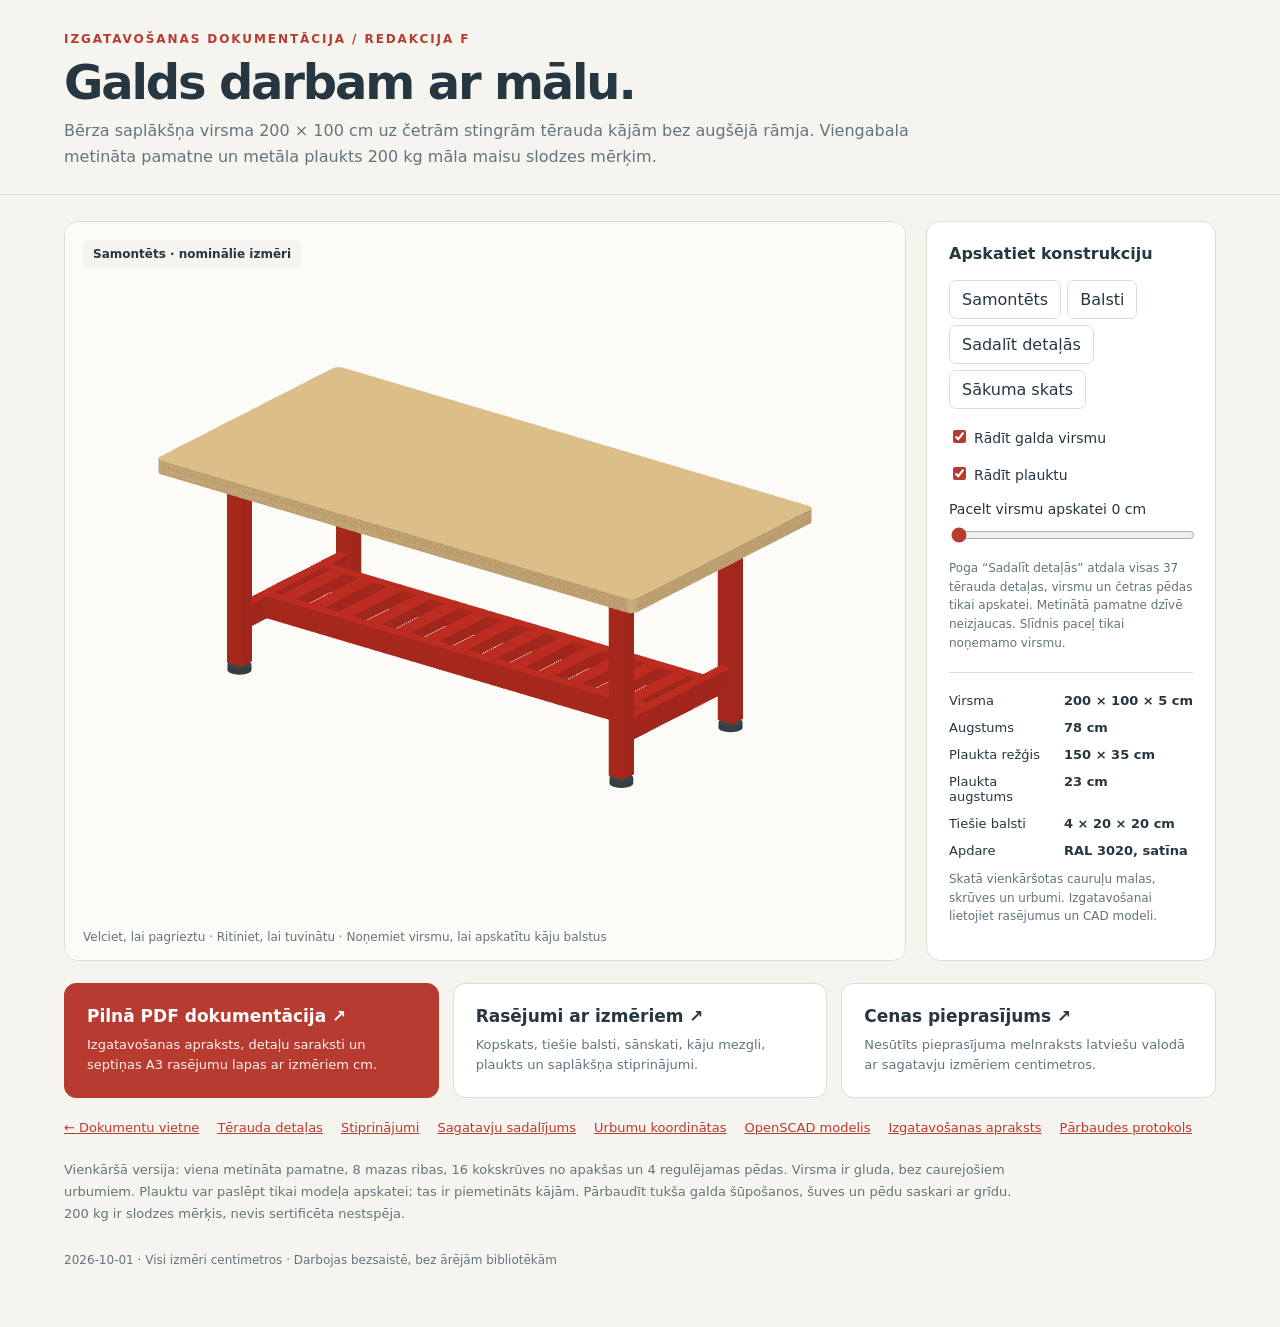
<file: pottery-table/index.html>
<!doctype html>
<html lang="lv">
<meta charset="utf-8">
<meta name="viewport" content="width=device-width,initial-scale=1">
<title>Keramikas galds · izgatavošanas dokumentācija</title>
<style>
:root{color-scheme:light;--ink:#263741;--red:#b83b31;--muted:#62747d;--line:#deddd5;--paper:#f6f4ee}
*{box-sizing:border-box}body{margin:0;font-family:system-ui,-apple-system,sans-serif;color:var(--ink);background:var(--paper)}
header{padding:32px 5vw 25px;border-bottom:1px solid var(--line)}.eyebrow{font-size:12px;letter-spacing:.16em;font-weight:700;color:var(--red)}
h1{font-weight:650;font-size:clamp(28px,4vw,48px);letter-spacing:-.045em;margin:8px 0}header p{color:var(--muted);margin:8px 0 0;max-width:850px;line-height:1.6}
main{max-width:1440px;margin:auto;padding:26px 5vw 60px}.workspace{display:grid;grid-template-columns:minmax(0,1fr) 290px;gap:20px}.view{position:relative;background:#fff;border:1px solid var(--line);border-radius:14px;overflow:hidden;min-height:440px}
canvas{display:block;position:absolute;inset:0;width:100%;height:100%;touch-action:none;cursor:grab}canvas:active{cursor:grabbing}.help{position:absolute;left:18px;bottom:16px;color:var(--muted);font-size:12px;pointer-events:none}.badge{position:absolute;z-index:1;left:18px;top:18px;font-size:12px;font-weight:650;background:#f6f4ee;padding:7px 10px;border-radius:6px}
aside{border:1px solid var(--line);background:#fff;border-radius:14px;padding:22px}h2{font-size:16px;margin:0 0 17px}label{display:block;font-size:14px;margin:18px 0 8px}input[type=checkbox]{accent-color:var(--red);margin-right:8px}input[type=range]{width:100%;accent-color:var(--red)}button{font:inherit;border:1px solid var(--line);padding:9px 12px;border-radius:7px;color:var(--ink);background:#fff;cursor:pointer}button:hover{border-color:var(--red);color:var(--red)}button[aria-pressed=true]{background:var(--red);border-color:var(--red);color:white}input:disabled{opacity:.4}.buttons{display:flex;gap:6px;flex-wrap:wrap}.details{padding-top:20px;margin-top:20px;border-top:1px solid var(--line);display:grid;grid-template-columns:1fr auto;gap:12px;font-size:13px}.details span:nth-child(2n){font-weight:650}.small{font-size:12px;color:var(--muted);line-height:1.55}.downloads{display:grid;grid-template-columns:repeat(3,1fr);gap:14px;margin:22px 0}.card{display:block;text-decoration:none;background:#fff;color:var(--ink);padding:22px;border:1px solid var(--line);border-radius:12px}.card:hover{border-color:var(--red)}.card strong{display:block;font-size:17px;margin-bottom:8px}.card span{font-size:13px;color:var(--muted);line-height:1.5}.primary{background:var(--red);color:white;border-color:var(--red)}.primary span{color:#fff0ec}.links{display:flex;gap:18px;flex-wrap:wrap;margin-top:20px;font-size:13px}a{color:var(--red)}.notice{max-width:970px;font-size:13px;line-height:1.7;color:var(--muted);margin-top:24px}.error{display:none;padding:25px;font-size:15px}footer{font-size:12px;color:var(--muted);margin-top:28px}
@media(max-width:850px){.workspace{grid-template-columns:1fr}canvas{height:420px}.view{min-height:420px}.downloads{grid-template-columns:1fr}aside{padding:18px}.details{grid-template-columns:1fr auto}.help{font-size:10px}header{padding-top:24px}}
@media print{header{padding:0}main{padding:10px 0}aside,.help,.downloads,.links{display:none}.workspace{display:block}.view{border:0}canvas{height:420px}.notice:after{content:' Izgatavošanai lietot PDF rasējumus.'}}
</style>
<header><div class="eyebrow">IZGATAVOŠANAS DOKUMENTĀCIJA / REDAKCIJA F</div><h1>Galds darbam ar mālu.</h1><p>Bērza saplākšņa virsma 200 × 100 cm uz četrām stingrām tērauda kājām bez augšējā rāmja. Viengabala metināta pamatne un metāla plaukts 200 kg māla maisu slodzes mērķim.</p></header>
<main>
<div class="workspace"><div class="view"><div class="badge" id="mode">Samontēts · nominālie izmēri</div><canvas id="canvas" aria-label="Interaktīvs keramikas galda trīsdimensiju modelis"></canvas><div id="error" class="error">Pārlūks neatbalsta šo 3D skatu. Atveriet zemāk pieejamos rasējumus.</div><div class="help">Velciet, lai pagrieztu · Ritiniet, lai tuvinātu · Noņemiet virsmu, lai apskatītu kāju balstus</div></div>
<aside><h2>Apskatiet konstrukciju</h2><div class="buttons"><button id="assembled">Samontēts</button><button id="frame">Balsti</button><button id="individual" aria-pressed="false">Sadalīt detaļās</button><button id="reset">Sākuma skats</button></div><label><input type="checkbox" id="top" checked>Rādīt galda virsmu</label><label><input type="checkbox" id="shelf" checked>Rādīt plauktu</label><label for="explode">Pacelt virsmu apskatei <span id="expval">0</span> cm</label><input type="range" id="explode" min="0" max="24" value="0" step="1"><p class="small">Poga “Sadalīt detaļās” atdala visas 37 tērauda detaļas, virsmu un četras pēdas tikai apskatei. Metinātā pamatne dzīvē neizjaucas. Slīdnis paceļ tikai noņemamo virsmu.</p><div class="details"><span>Virsma</span><span>200 × 100 × 5 cm</span><span>Augstums</span><span>78 cm</span><span>Plaukta režģis</span><span>150 × 35 cm</span><span>Plaukta augstums</span><span>23 cm</span><span>Tiešie balsti</span><span>4 × 20 × 20 cm</span><span>Apdare</span><span>RAL 3020, satīna</span></div><p class="small">Skatā vienkāršotas cauruļu malas, skrūves un urbumi. Izgatavošanai lietojiet rasējumus un CAD modeli.</p></aside></div>
<div class="downloads"><a class="card primary" href="workshop-package.pdf"><strong>Pilnā PDF dokumentācija ↗</strong><span>Izgatavošanas apraksts, detaļu saraksti un septiņas A3 rasējumu lapas ar izmēriem cm.</span></a><a class="card" href="drawings.pdf"><strong>Rasējumi ar izmēriem ↗</strong><span>Kopskats, tiešie balsti, sānskati, kāju mezgli, plaukts un saplākšņa stiprinājumi.</span></a><a class="card" href="supplier-quote-lv.txt"><strong>Cenas pieprasījums ↗</strong><span>Nesūtīts pieprasījuma melnraksts latviešu valodā ar sagatavju izmēriem centimetros.</span></a></div>
<div class="links"><a href="../index.html">← Dokumentu vietne</a><a href="cutting-list.csv">Tērauda detaļas</a><a href="hardware-list.csv">Stiprinājumi</a><a href="stock-cutting.csv">Sagatavju sadalījums</a><a href="drilling-coordinates.csv">Urbumu koordinātas</a><a href="model/table.scad">OpenSCAD modelis</a><a href="construction-guide.md">Izgatavošanas apraksts</a><a href="verification.md">Pārbaudes protokols</a></div>
<p class="notice">Vienkāršā versija: viena metināta pamatne, 8 mazas ribas, 16 kokskrūves no apakšas un 4 regulējamas pēdas. Virsma ir gluda, bez caurejošiem urbumiem. Plauktu var paslēpt tikai modeļa apskatei; tas ir piemetināts kājām. Pārbaudīt tukša galda šūpošanos, šuves un pēdu saskari ar grīdu. 200 kg ir slodzes mērķis, nevis sertificēta nestspēja.</p><footer>2026-10-01 · Visi izmēri centimetros · Darbojas bezsaistē, bez ārējām bibliotēkām</footer>
</main>
<script>
const PARTS=[{"mark":"P01","instance":"P01-1","origin":[10,10,72.2],"size":[20,20,0.8],"group":"legs","kind":"plate","axis":null,"wall":0,"holes":[{"x":13,"y":13,"z":72.2,"d":0.9,"depth":0.8,"axis":"z","purpose":"Kokskr\u016bves caurums"},{"x":13,"y":27,"z":72.2,"d":0.9,"depth":0.8,"axis":"z","purpose":"Kokskr\u016bves caurums"},{"x":27,"y":13,"z":72.2,"d":0.9,"depth":0.8,"axis":"z","purpose":"Kokskr\u016bves caurums"},{"x":27,"y":27,"z":72.2,"d":0.9,"depth":0.8,"axis":"z","purpose":"Kokskr\u016bves caurums"}],"slots":[]},{"mark":"L01","instance":"L01-1","origin":[17,17,3.8],"size":[6,6,68.4],"group":"legs","kind":"tube","axis":"z","wall":0.3,"holes":[],"slots":[]},{"mark":"P02","instance":"P02-1","origin":[17,17,3],"size":[6,6,0.8],"group":"legs","kind":"plate","axis":null,"wall":0,"holes":[{"x":20,"y":20,"z":3,"d":1.8,"depth":0.8,"axis":"z","purpose":"skr\u016bves caurums"}],"slots":[]},{"mark":"P05","instance":"P05-1-1","kind":"gusset","group":"legs","centre":[20,20],"side":0,"top":72.2,"leg":6,"thickness":0.6},{"mark":"P05","instance":"P05-1-2","kind":"gusset","group":"legs","centre":[20,20],"side":1,"top":72.2,"leg":6,"thickness":0.6},{"mark":"P01","instance":"P01-2","origin":[170,10,72.2],"size":[20,20,0.8],"group":"legs","kind":"plate","axis":null,"wall":0,"holes":[{"x":173,"y":13,"z":72.2,"d":0.9,"depth":0.8,"axis":"z","purpose":"Kokskr\u016bves caurums"},{"x":173,"y":27,"z":72.2,"d":0.9,"depth":0.8,"axis":"z","purpose":"Kokskr\u016bves caurums"},{"x":187,"y":13,"z":72.2,"d":0.9,"depth":0.8,"axis":"z","purpose":"Kokskr\u016bves caurums"},{"x":187,"y":27,"z":72.2,"d":0.9,"depth":0.8,"axis":"z","purpose":"Kokskr\u016bves caurums"}],"slots":[]},{"mark":"L01","instance":"L01-2","origin":[177,17,3.8],"size":[6,6,68.4],"group":"legs","kind":"tube","axis":"z","wall":0.3,"holes":[],"slots":[]},{"mark":"P02","instance":"P02-2","origin":[177,17,3],"size":[6,6,0.8],"group":"legs","kind":"plate","axis":null,"wall":0,"holes":[{"x":180,"y":20,"z":3,"d":1.8,"depth":0.8,"axis":"z","purpose":"skr\u016bves caurums"}],"slots":[]},{"mark":"P05","instance":"P05-2-3","kind":"gusset","group":"legs","centre":[180,20],"side":2,"top":72.2,"leg":6,"thickness":0.6},{"mark":"P05","instance":"P05-2-2","kind":"gusset","group":"legs","centre":[180,20],"side":1,"top":72.2,"leg":6,"thickness":0.6},{"mark":"P01","instance":"P01-3","origin":[10,70,72.2],"size":[20,20,0.8],"group":"legs","kind":"plate","axis":null,"wall":0,"holes":[{"x":13,"y":73,"z":72.2,"d":0.9,"depth":0.8,"axis":"z","purpose":"Kokskr\u016bves caurums"},{"x":13,"y":87,"z":72.2,"d":0.9,"depth":0.8,"axis":"z","purpose":"Kokskr\u016bves caurums"},{"x":27,"y":73,"z":72.2,"d":0.9,"depth":0.8,"axis":"z","purpose":"Kokskr\u016bves caurums"},{"x":27,"y":87,"z":72.2,"d":0.9,"depth":0.8,"axis":"z","purpose":"Kokskr\u016bves caurums"}],"slots":[]},{"mark":"L01","instance":"L01-3","origin":[17,77,3.8],"size":[6,6,68.4],"group":"legs","kind":"tube","axis":"z","wall":0.3,"holes":[],"slots":[]},{"mark":"P02","instance":"P02-3","origin":[17,77,3],"size":[6,6,0.8],"group":"legs","kind":"plate","axis":null,"wall":0,"holes":[{"x":20,"y":80,"z":3,"d":1.8,"depth":0.8,"axis":"z","purpose":"skr\u016bves caurums"}],"slots":[]},{"mark":"P05","instance":"P05-3-1","kind":"gusset","group":"legs","centre":[20,80],"side":0,"top":72.2,"leg":6,"thickness":0.6},{"mark":"P05","instance":"P05-3-4","kind":"gusset","group":"legs","centre":[20,80],"side":3,"top":72.2,"leg":6,"thickness":0.6},{"mark":"P01","instance":"P01-4","origin":[170,70,72.2],"size":[20,20,0.8],"group":"legs","kind":"plate","axis":null,"wall":0,"holes":[{"x":173,"y":73,"z":72.2,"d":0.9,"depth":0.8,"axis":"z","purpose":"Kokskr\u016bves caurums"},{"x":173,"y":87,"z":72.2,"d":0.9,"depth":0.8,"axis":"z","purpose":"Kokskr\u016bves caurums"},{"x":187,"y":73,"z":72.2,"d":0.9,"depth":0.8,"axis":"z","purpose":"Kokskr\u016bves caurums"},{"x":187,"y":87,"z":72.2,"d":0.9,"depth":0.8,"axis":"z","purpose":"Kokskr\u016bves caurums"}],"slots":[]},{"mark":"L01","instance":"L01-4","origin":[177,77,3.8],"size":[6,6,68.4],"group":"legs","kind":"tube","axis":"z","wall":0.3,"holes":[],"slots":[]},{"mark":"P02","instance":"P02-4","origin":[177,77,3],"size":[6,6,0.8],"group":"legs","kind":"plate","axis":null,"wall":0,"holes":[{"x":180,"y":80,"z":3,"d":1.8,"depth":0.8,"axis":"z","purpose":"skr\u016bves caurums"}],"slots":[]},{"mark":"P05","instance":"P05-4-3","kind":"gusset","group":"legs","centre":[180,80],"side":2,"top":72.2,"leg":6,"thickness":0.6},{"mark":"P05","instance":"P05-4-4","kind":"gusset","group":"legs","centre":[180,80],"side":3,"top":72.2,"leg":6,"thickness":0.6},{"mark":"S01","instance":"S01-1","origin":[22,32.5,15],"size":[156,4,8],"group":"shelf","kind":"tube","axis":"x","wall":0.3,"holes":[{"x":100.0,"y":34.5,"z":15,"d":0.6,"depth":0.3,"axis":"z","purpose":"ventil\u0101cija"}],"slots":[]},{"mark":"S01","instance":"S01-2","origin":[22,63.5,15],"size":[156,4,8],"group":"shelf","kind":"tube","axis":"x","wall":0.3,"holes":[{"x":100.0,"y":65.5,"z":15,"d":0.6,"depth":0.3,"axis":"z","purpose":"ventil\u0101cija"}],"slots":[]},{"mark":"S02","instance":"S02-1","origin":[18,23,15],"size":[4,54,8],"group":"shelf","kind":"tube","axis":"y","wall":0.3,"holes":[{"x":20,"y":50.0,"z":15,"d":0.6,"depth":0.3,"axis":"z","purpose":"ventil\u0101cija"}],"slots":[]},{"mark":"S02","instance":"S02-2","origin":[178,23,15],"size":[4,54,8],"group":"shelf","kind":"tube","axis":"y","wall":0.3,"holes":[{"x":180,"y":50.0,"z":15,"d":0.6,"depth":0.3,"axis":"z","purpose":"ventil\u0101cija"}],"slots":[]},{"mark":"S03","instance":"S03-1","origin":[25.0,36.5,19],"size":[6,27,4],"group":"shelf","kind":"tube","axis":"y","wall":0.3,"holes":[{"x":28.0,"y":50.0,"z":19,"d":0.6,"depth":0.3,"axis":"z","purpose":"ventil\u0101cija"}],"slots":[]},{"mark":"S03","instance":"S03-2","origin":[37.0,36.5,19],"size":[6,27,4],"group":"shelf","kind":"tube","axis":"y","wall":0.3,"holes":[{"x":40.0,"y":50.0,"z":19,"d":0.6,"depth":0.3,"axis":"z","purpose":"ventil\u0101cija"}],"slots":[]},{"mark":"S03","instance":"S03-3","origin":[49.0,36.5,19],"size":[6,27,4],"group":"shelf","kind":"tube","axis":"y","wall":0.3,"holes":[{"x":52.0,"y":50.0,"z":19,"d":0.6,"depth":0.3,"axis":"z","purpose":"ventil\u0101cija"}],"slots":[]},{"mark":"S03","instance":"S03-4","origin":[61.0,36.5,19],"size":[6,27,4],"group":"shelf","kind":"tube","axis":"y","wall":0.3,"holes":[{"x":64.0,"y":50.0,"z":19,"d":0.6,"depth":0.3,"axis":"z","purpose":"ventil\u0101cija"}],"slots":[]},{"mark":"S03","instance":"S03-5","origin":[73.0,36.5,19],"size":[6,27,4],"group":"shelf","kind":"tube","axis":"y","wall":0.3,"holes":[{"x":76.0,"y":50.0,"z":19,"d":0.6,"depth":0.3,"axis":"z","purpose":"ventil\u0101cija"}],"slots":[]},{"mark":"S03","instance":"S03-6","origin":[85.0,36.5,19],"size":[6,27,4],"group":"shelf","kind":"tube","axis":"y","wall":0.3,"holes":[{"x":88.0,"y":50.0,"z":19,"d":0.6,"depth":0.3,"axis":"z","purpose":"ventil\u0101cija"}],"slots":[]},{"mark":"S03","instance":"S03-7","origin":[97.0,36.5,19],"size":[6,27,4],"group":"shelf","kind":"tube","axis":"y","wall":0.3,"holes":[{"x":100.0,"y":50.0,"z":19,"d":0.6,"depth":0.3,"axis":"z","purpose":"ventil\u0101cija"}],"slots":[]},{"mark":"S03","instance":"S03-8","origin":[109.0,36.5,19],"size":[6,27,4],"group":"shelf","kind":"tube","axis":"y","wall":0.3,"holes":[{"x":112.0,"y":50.0,"z":19,"d":0.6,"depth":0.3,"axis":"z","purpose":"ventil\u0101cija"}],"slots":[]},{"mark":"S03","instance":"S03-9","origin":[121.0,36.5,19],"size":[6,27,4],"group":"shelf","kind":"tube","axis":"y","wall":0.3,"holes":[{"x":124.0,"y":50.0,"z":19,"d":0.6,"depth":0.3,"axis":"z","purpose":"ventil\u0101cija"}],"slots":[]},{"mark":"S03","instance":"S03-10","origin":[133.0,36.5,19],"size":[6,27,4],"group":"shelf","kind":"tube","axis":"y","wall":0.3,"holes":[{"x":136.0,"y":50.0,"z":19,"d":0.6,"depth":0.3,"axis":"z","purpose":"ventil\u0101cija"}],"slots":[]},{"mark":"S03","instance":"S03-11","origin":[145.0,36.5,19],"size":[6,27,4],"group":"shelf","kind":"tube","axis":"y","wall":0.3,"holes":[{"x":148.0,"y":50.0,"z":19,"d":0.6,"depth":0.3,"axis":"z","purpose":"ventil\u0101cija"}],"slots":[]},{"mark":"S03","instance":"S03-12","origin":[157.0,36.5,19],"size":[6,27,4],"group":"shelf","kind":"tube","axis":"y","wall":0.3,"holes":[{"x":160.0,"y":50.0,"z":19,"d":0.6,"depth":0.3,"axis":"z","purpose":"ventil\u0101cija"}],"slots":[]},{"mark":"S03","instance":"S03-13","origin":[169.0,36.5,19],"size":[6,27,4],"group":"shelf","kind":"tube","axis":"y","wall":0.3,"holes":[{"x":172.0,"y":50.0,"z":19,"d":0.6,"depth":0.3,"axis":"z","purpose":"ventil\u0101cija"}],"slots":[]}];
const DIMENSIONS={"units":"cm","length":200,"width":100,"height":78,"plywood":5,"isolation":0,"upper_frame":false,"head_plate":20,"head_thickness":0.8,"gusset_leg":6,"leg_length":68.4,"welded_base":true,"top_screw_length":4,"top_screw_diameter":0.8,"shelf_length":150,"shelf_width":35,"shelf_top":23,"shelf_plywood":0,"shelf_load_kg":200,"base_height":73,"foot_allowance":3,"saw_kerf":0.3,"stock_end_trim":1,"base_length":180,"base_width":80},CORNERS=[[20, 20], [180, 20], [20, 80], [180, 80]];
const TABLE_CENTER=[DIMENSIONS.length/2,DIMENSIONS.width/2,DIMENSIONS.height/2];
const cv=document.getElementById('canvas'),gl=cv.getContext('webgl',{antialias:true,preserveDrawingBuffer:true});
if(!gl){document.getElementById('error').style.display='block';cv.style.display='none';}
else{
const shader=(type,src)=>{const s=gl.createShader(type);gl.shaderSource(s,src);gl.compileShader(s);if(!gl.getShaderParameter(s,gl.COMPILE_STATUS))throw Error(gl.getShaderInfoLog(s));return s;};
const program=gl.createProgram();gl.attachShader(program,shader(gl.VERTEX_SHADER,`attribute vec3 pos;attribute vec3 col;uniform vec3 right;uniform vec3 up;uniform vec3 toward;uniform vec2 factor;uniform vec3 center;uniform float depth;varying vec3 color;void main(){vec3 p=pos-center;gl_Position=vec4(dot(p,right)*factor.x,dot(p,up)*factor.y,-dot(p,toward)/depth,1.);color=col;}`));
gl.attachShader(program,shader(gl.FRAGMENT_SHADER,`precision mediump float;varying vec3 color;void main(){gl_FragColor=vec4(color,1.);}`));gl.linkProgram(program);if(!gl.getProgramParameter(program,gl.LINK_STATUS))throw Error(gl.getProgramInfoLog(program));gl.useProgram(program);
const buffer=gl.createBuffer();gl.bindBuffer(gl.ARRAY_BUFFER,buffer);const pa=gl.getAttribLocation(program,'pos'),ca=gl.getAttribLocation(program,'col');gl.enableVertexAttribArray(pa);gl.enableVertexAttribArray(ca);gl.vertexAttribPointer(pa,3,gl.FLOAT,false,24,0);gl.vertexAttribPointer(ca,3,gl.FLOAT,false,24,12);
const uniforms={};for(const u of ['right','up','toward','factor','center','depth'])uniforms[u]=gl.getUniformLocation(program,u);
gl.enable(gl.DEPTH_TEST);gl.disable(gl.CULL_FACE);gl.clearColor(.988,.985,.97,1);
let yaw=-.92,elev=.40,zoom=1,drag=null,vertices=[],individual=false;
let sceneCenter=TABLE_CENTER,sceneBounds=null;const meshes=[];
const top=document.getElementById('top'),shelf=document.getElementById('shelf'),explode=document.getElementById('explode'),individualButton=document.getElementById('individual');
function face(v,color){let a=v[0],b=v[1],c=v[2],u=b.map((x,i)=>x-a[i]),w=c.map((x,i)=>x-a[i]);let n=[u[1]*w[2]-u[2]*w[1],u[2]*w[0]-u[0]*w[2],u[0]*w[1]-u[1]*w[0]],len=Math.hypot(...n)||1;n=n.map(x=>x/len);let light=.76+.24*Math.abs(n[0]*.3+n[1]*-.4+n[2]*.866);for(let j=1;j<v.length-1;j++)for(const p of [v[0],v[j],v[j+1]])vertices.push(...p,...color.map(x=>x*light));}
function box(o,d,col){let[x,y,z]=o,[a,b,c]=d,v=[[x,y,z],[x+a,y,z],[x+a,y+b,z],[x,y+b,z],[x,y,z+c],[x+a,y,z+c],[x+a,y+b,z+c],[x,y+b,z+c]];for(const f of [[0,3,2,1],[4,5,6,7],[0,1,5,4],[1,2,6,5],[2,3,7,6],[3,0,4,7]])face(f.map(i=>v[i]),col);}
function prism(poly,z,h,col){face(poly.map(([x,y])=>[x,y,z]),col);face(poly.map(([x,y])=>[x,y,z+h]).reverse(),col);for(let i=0;i<poly.length;i++){let a=poly[i],b=poly[(i+1)%poly.length];face([[...a,z],[...b,z],[...b,z+h],[...a,z+h]],col);}}
function cylinder(cx,cy,z,r,h,col,n=32){let poly=[];for(let i=0;i<n;i++){let a=i/n*2*Math.PI;poly.push([cx+r*Math.cos(a),cy+r*Math.sin(a)]);}prism(poly,z,h,col);}
// Keep the fabrication geometry unchanged; only translate complete parts for the illustration.
function addMesh(id,group,render){
 vertices=[];render();const min=[Infinity,Infinity,Infinity],max=[-Infinity,-Infinity,-Infinity];
 for(let i=0;i<vertices.length;i+=6)for(let a=0;a<3;a++){min[a]=Math.min(min[a],vertices[i+a]);max[a]=Math.max(max[a],vertices[i+a]);}
 const center=min.map((v,a)=>(v+max[a])/2),size=min.map((v,a)=>max[a]-v);
 meshes.push({id,group,data:vertices,min,max,center,size,offset:[0,0,0]});
}
for(const p of PARTS)addMesh(p.instance,p.group,()=>{
 if(p.kind==='gusset'){let[cx,cy]=p.centre,a=p.side*Math.PI/2,v=[];for(const t of [-p.thickness/2,p.thickness/2])for(const[r,z]of[[3,p.top],[3+p.leg,p.top],[3,p.top-p.leg]])v.push([cx+r*Math.cos(a)-t*Math.sin(a),cy+r*Math.sin(a)+t*Math.cos(a),z]);for(const f of[[0,1,2],[3,5,4],[0,3,4,1],[1,4,5,2],[2,5,3,0]])face(f.map(i=>v[i]),[.72,.16,.12]);}
 else box(p.origin,p.size,[.76,.18,.13]);
});
for(const [i,[cx,cy]]of CORNERS.entries())addMesh('FOOT-'+(i+1),'legs',()=>{
 cylinder(cx,cy,0,4,2,[.24,.28,.29]);cylinder(cx,cy,2,.8,3,[.57,.59,.58],16);
});
addMesh('W01','top',()=>{
 const l=DIMENSIONS.length,w=DIMENSIONS.width,t=DIMENSIONS.plywood,z0=DIMENSIONS.height-t;
 let poly=[];for(const[cx,cy,start]of[[l-2.5,w-2.5,0],[2.5,w-2.5,90],[2.5,2.5,180],[l-2.5,2.5,270]])for(let a=start;a<=start+90;a+=10)poly.push([cx+2.5*Math.cos(a*Math.PI/180),cy+2.5*Math.sin(a*Math.PI/180)]);prism(poly,z0,t,[.89,.77,.55]);
 for(let z=z0+.3;z<DIMENSIONS.height-.1;z+=.45){box([2.5,0,z],[l-5,.08,.07],[.69,.52,.32]);box([0,2.5,z],[.08,w-5,.07],[.69,.52,.32]);box([2.5,w-.08,z],[l-5,.08,.07],[.69,.52,.32]);box([l-.08,2.5,z],[.08,w-5,.07],[.69,.52,.32]);}
});
// Start with a radial exploded arrangement, then separate close neighbours.
// This also opens a visible gap between thin plates that share the same axis.
const spread=[1.5,1.8,2],anchor=TABLE_CENTER,gap=8;
const positions=meshes.map(m=>m.center.map((v,a)=>anchor[a]+(v-anchor[a])*spread[a]));
for(let pass=0;pass<200;pass++){
 let movement=0;
 for(let i=0;i<meshes.length;i++)for(let j=i+1;j<meshes.length;j++){
  const clear=positions[i].map((v,a)=>Math.abs(positions[j][a]-v)-(meshes[i].size[a]+meshes[j].size[a])/2);
  const axis=clear.indexOf(Math.max(...clear));if(clear[axis]>=gap-.001)continue;
  const shift=(gap-clear[axis])/2+.001,sign=positions[j][axis]>=positions[i][axis]?1:-1;
  positions[i][axis]-=sign*shift;positions[j][axis]+=sign*shift;movement=Math.max(movement,shift);
 }
 if(movement<.001)break;
}
meshes.forEach((m,i)=>m.offset=positions[i].map((v,a)=>v-m.center[a]));
function translation(m){
 if(individual)return m.offset;
 const e=+explode.value;return[0,0,m.group==='top'?e:0];
}
function visible(m){return(m.group!=='top'||top.checked)&&(m.group!=='shelf'||shelf.checked);}
function rebuild(){
 vertices=[];const e=+explode.value;document.getElementById('expval').textContent=e;
 individualButton.setAttribute('aria-pressed',String(individual));explode.disabled=individual;
 document.getElementById('mode').textContent=individual?'Sadalīts atsevišķās detaļās':e?'Virsma pacelta par '+e+' cm':top.checked?'Samontēts · nominālie izmēri':'Kāju galvas un plaukts';
 const min=[Infinity,Infinity,Infinity],max=[-Infinity,-Infinity,-Infinity];
 for(const m of meshes){if(!visible(m))continue;const offset=translation(m);
  for(let i=0;i<m.data.length;i+=6){for(let a=0;a<3;a++){const value=m.data[i+a]+offset[a];vertices.push(value);min[a]=Math.min(min[a],value);max[a]=Math.max(max[a],value);}vertices.push(...m.data.slice(i+3,i+6));}
 }
 sceneBounds={min,max};sceneCenter=individual?min.map((v,a)=>(v+max[a])/2):TABLE_CENTER;
 gl.bufferData(gl.ARRAY_BUFFER,new Float32Array(vertices),gl.STATIC_DRAW);draw();
}
function draw(){
 let dpr=Math.min(devicePixelRatio||1,2),w=Math.round(cv.clientWidth*dpr),h=Math.round(cv.clientHeight*dpr);if(!w||!h)return;
 if(cv.width!==w||cv.height!==h){cv.width=w;cv.height=h;}gl.viewport(0,0,w,h);
 let co=Math.cos(yaw),si=Math.sin(yaw),ce=Math.cos(elev),se=Math.sin(elev),right=[-si,co,0],up=[-co*se,-si*se,ce];
 gl.uniform3fv(uniforms.right,right);gl.uniform3fv(uniforms.up,up);gl.uniform3f(uniforms.toward,co*ce,si*ce,se);gl.uniform3fv(uniforms.center,sceneCenter);
 let halfY=Math.max(.48*DIMENSIONS.length,.7*DIMENSIONS.length*h/w)/zoom;
 if(individual){
  let rx=0,ry=0;for(let i=0;i<vertices.length;i+=6){let x=0,y=0;for(let a=0;a<3;a++){const v=vertices[i+a]-sceneCenter[a];x+=v*right[a];y+=v*up[a];}rx=Math.max(rx,Math.abs(x));ry=Math.max(ry,Math.abs(y));}
  // Fit the entire exploded model, leaving room for the badge and gesture hint.
  const roomX=Math.max(.5,1-40/cv.clientWidth),roomY=Math.max(.5,1-100/cv.clientHeight);
  halfY=Math.max(rx/(w/h)/roomX,ry/roomY)/zoom;
 }
 gl.uniform1f(uniforms.depth,Math.max(650,...sceneBounds.max.map((v,a)=>(v-sceneBounds.min[a])*2)));
 gl.uniform2f(uniforms.factor,1/(halfY*w/h),1/halfY);gl.clear(gl.COLOR_BUFFER_BIT|gl.DEPTH_BUFFER_BIT);gl.drawArrays(gl.TRIANGLES,0,vertices.length/6);
}
cv.addEventListener('pointerdown',e=>{drag=[e.clientX,e.clientY];cv.setPointerCapture(e.pointerId);});cv.addEventListener('pointermove',e=>{if(!drag)return;yaw-=(e.clientX-drag[0])*.008;elev=Math.max(.08,Math.min(1.45,elev+(e.clientY-drag[1])*.006));drag=[e.clientX,e.clientY];draw();});cv.addEventListener('pointerup',()=>drag=null);cv.addEventListener('pointercancel',()=>drag=null);cv.addEventListener('wheel',e=>{e.preventDefault();zoom=Math.max(.65,Math.min(2.2,zoom*Math.exp(-e.deltaY*.001)));draw();},{passive:false});
for(const el of[top,shelf,explode])el.addEventListener('input',rebuild);
individualButton.onclick=()=>{individual=!individual;zoom=1;explode.value=0;if(individual){top.checked=true;shelf.checked=true;}rebuild();};
document.getElementById('assembled').onclick=()=>{individual=false;zoom=1;top.checked=true;shelf.checked=true;explode.value=0;rebuild();};
document.getElementById('frame').onclick=()=>{individual=false;zoom=1;top.checked=false;shelf.checked=true;explode.value=0;rebuild();};
document.getElementById('reset').onclick=()=>{yaw=-.92;elev=.40;zoom=1;draw();};
new ResizeObserver(draw).observe(cv);rebuild();
window.tableViewer={parts:PARTS.length,redraw:draw,get mode(){return individual?'individual':'assembly';},get components(){return meshes.map(m=>({id:m.id,visible:visible(m),min:m.min.map((v,a)=>v+translation(m)[a]),max:m.max.map((v,a)=>v+translation(m)[a])}));}};
}
</script>
</html>
</file>
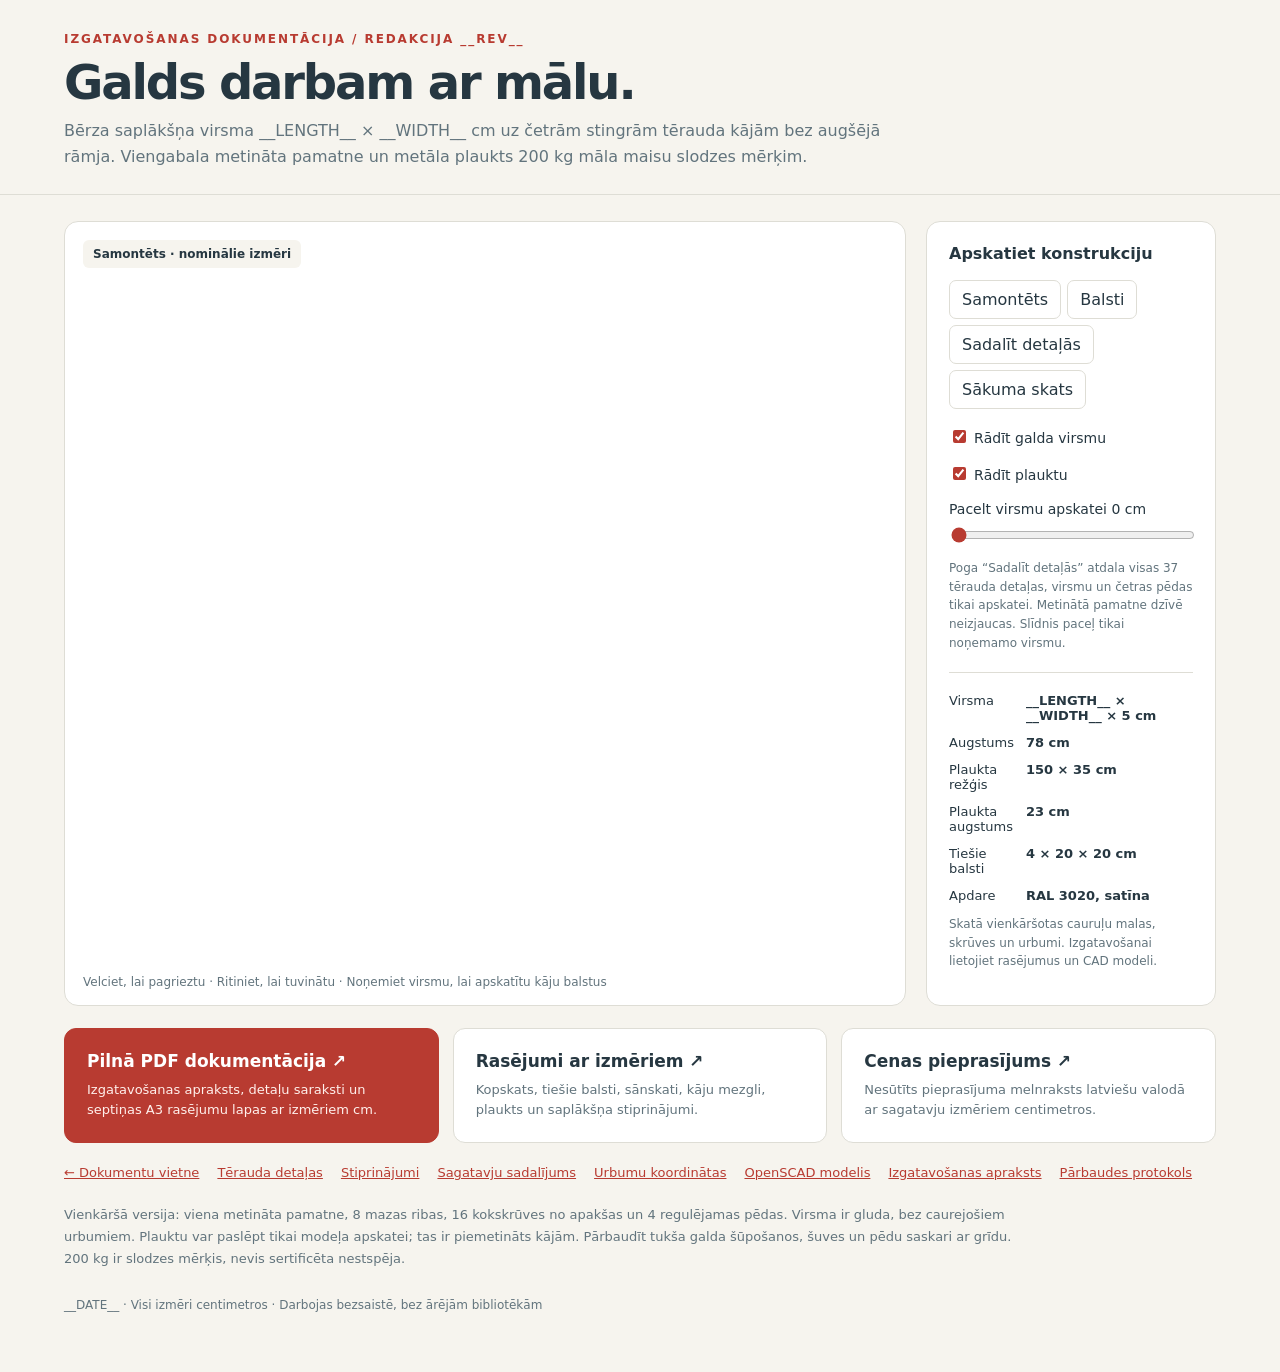
<file: pottery-table/source/viewer.html>
<!doctype html>
<html lang="lv">
<meta charset="utf-8">
<meta name="viewport" content="width=device-width,initial-scale=1">
<title>Keramikas galds · izgatavošanas dokumentācija</title>
<style>
:root{color-scheme:light;--ink:#263741;--red:#b83b31;--muted:#62747d;--line:#deddd5;--paper:#f6f4ee}
*{box-sizing:border-box}body{margin:0;font-family:system-ui,-apple-system,sans-serif;color:var(--ink);background:var(--paper)}
header{padding:32px 5vw 25px;border-bottom:1px solid var(--line)}.eyebrow{font-size:12px;letter-spacing:.16em;font-weight:700;color:var(--red)}
h1{font-weight:650;font-size:clamp(28px,4vw,48px);letter-spacing:-.045em;margin:8px 0}header p{color:var(--muted);margin:8px 0 0;max-width:850px;line-height:1.6}
main{max-width:1440px;margin:auto;padding:26px 5vw 60px}.workspace{display:grid;grid-template-columns:minmax(0,1fr) 290px;gap:20px}.view{position:relative;background:#fff;border:1px solid var(--line);border-radius:14px;overflow:hidden;min-height:440px}
canvas{display:block;position:absolute;inset:0;width:100%;height:100%;touch-action:none;cursor:grab}canvas:active{cursor:grabbing}.help{position:absolute;left:18px;bottom:16px;color:var(--muted);font-size:12px;pointer-events:none}.badge{position:absolute;z-index:1;left:18px;top:18px;font-size:12px;font-weight:650;background:#f6f4ee;padding:7px 10px;border-radius:6px}
aside{border:1px solid var(--line);background:#fff;border-radius:14px;padding:22px}h2{font-size:16px;margin:0 0 17px}label{display:block;font-size:14px;margin:18px 0 8px}input[type=checkbox]{accent-color:var(--red);margin-right:8px}input[type=range]{width:100%;accent-color:var(--red)}button{font:inherit;border:1px solid var(--line);padding:9px 12px;border-radius:7px;color:var(--ink);background:#fff;cursor:pointer}button:hover{border-color:var(--red);color:var(--red)}button[aria-pressed=true]{background:var(--red);border-color:var(--red);color:white}input:disabled{opacity:.4}.buttons{display:flex;gap:6px;flex-wrap:wrap}.details{padding-top:20px;margin-top:20px;border-top:1px solid var(--line);display:grid;grid-template-columns:1fr auto;gap:12px;font-size:13px}.details span:nth-child(2n){font-weight:650}.small{font-size:12px;color:var(--muted);line-height:1.55}.downloads{display:grid;grid-template-columns:repeat(3,1fr);gap:14px;margin:22px 0}.card{display:block;text-decoration:none;background:#fff;color:var(--ink);padding:22px;border:1px solid var(--line);border-radius:12px}.card:hover{border-color:var(--red)}.card strong{display:block;font-size:17px;margin-bottom:8px}.card span{font-size:13px;color:var(--muted);line-height:1.5}.primary{background:var(--red);color:white;border-color:var(--red)}.primary span{color:#fff0ec}.links{display:flex;gap:18px;flex-wrap:wrap;margin-top:20px;font-size:13px}a{color:var(--red)}.notice{max-width:970px;font-size:13px;line-height:1.7;color:var(--muted);margin-top:24px}.error{display:none;padding:25px;font-size:15px}footer{font-size:12px;color:var(--muted);margin-top:28px}
@media(max-width:850px){.workspace{grid-template-columns:1fr}canvas{height:420px}.view{min-height:420px}.downloads{grid-template-columns:1fr}aside{padding:18px}.details{grid-template-columns:1fr auto}.help{font-size:10px}header{padding-top:24px}}
@media print{header{padding:0}main{padding:10px 0}aside,.help,.downloads,.links{display:none}.workspace{display:block}.view{border:0}canvas{height:420px}.notice:after{content:' Izgatavošanai lietot PDF rasējumus.'}}
</style>
<header><div class="eyebrow">IZGATAVOŠANAS DOKUMENTĀCIJA / REDAKCIJA __REV__</div><h1>Galds darbam ar mālu.</h1><p>Bērza saplākšņa virsma __LENGTH__ × __WIDTH__ cm uz četrām stingrām tērauda kājām bez augšējā rāmja. Viengabala metināta pamatne un metāla plaukts 200 kg māla maisu slodzes mērķim.</p></header>
<main>
<div class="workspace"><div class="view"><div class="badge" id="mode">Samontēts · nominālie izmēri</div><canvas id="canvas" aria-label="Interaktīvs keramikas galda trīsdimensiju modelis"></canvas><div id="error" class="error">Pārlūks neatbalsta šo 3D skatu. Atveriet zemāk pieejamos rasējumus.</div><div class="help">Velciet, lai pagrieztu · Ritiniet, lai tuvinātu · Noņemiet virsmu, lai apskatītu kāju balstus</div></div>
<aside><h2>Apskatiet konstrukciju</h2><div class="buttons"><button id="assembled">Samontēts</button><button id="frame">Balsti</button><button id="individual" aria-pressed="false">Sadalīt detaļās</button><button id="reset">Sākuma skats</button></div><label><input type="checkbox" id="top" checked>Rādīt galda virsmu</label><label><input type="checkbox" id="shelf" checked>Rādīt plauktu</label><label for="explode">Pacelt virsmu apskatei <span id="expval">0</span> cm</label><input type="range" id="explode" min="0" max="24" value="0" step="1"><p class="small">Poga “Sadalīt detaļās” atdala visas 37 tērauda detaļas, virsmu un četras pēdas tikai apskatei. Metinātā pamatne dzīvē neizjaucas. Slīdnis paceļ tikai noņemamo virsmu.</p><div class="details"><span>Virsma</span><span>__LENGTH__ × __WIDTH__ × 5 cm</span><span>Augstums</span><span>78 cm</span><span>Plaukta režģis</span><span>150 × 35 cm</span><span>Plaukta augstums</span><span>23 cm</span><span>Tiešie balsti</span><span>4 × 20 × 20 cm</span><span>Apdare</span><span>RAL 3020, satīna</span></div><p class="small">Skatā vienkāršotas cauruļu malas, skrūves un urbumi. Izgatavošanai lietojiet rasējumus un CAD modeli.</p></aside></div>
<div class="downloads"><a class="card primary" href="workshop-package.pdf"><strong>Pilnā PDF dokumentācija ↗</strong><span>Izgatavošanas apraksts, detaļu saraksti un septiņas A3 rasējumu lapas ar izmēriem cm.</span></a><a class="card" href="drawings.pdf"><strong>Rasējumi ar izmēriem ↗</strong><span>Kopskats, tiešie balsti, sānskati, kāju mezgli, plaukts un saplākšņa stiprinājumi.</span></a><a class="card" href="supplier-quote-lv.txt"><strong>Cenas pieprasījums ↗</strong><span>Nesūtīts pieprasījuma melnraksts latviešu valodā ar sagatavju izmēriem centimetros.</span></a></div>
<div class="links"><a href="../index.html">← Dokumentu vietne</a><a href="cutting-list.csv">Tērauda detaļas</a><a href="hardware-list.csv">Stiprinājumi</a><a href="stock-cutting.csv">Sagatavju sadalījums</a><a href="drilling-coordinates.csv">Urbumu koordinātas</a><a href="model/table.scad">OpenSCAD modelis</a><a href="construction-guide.md">Izgatavošanas apraksts</a><a href="verification.md">Pārbaudes protokols</a></div>
<p class="notice">Vienkāršā versija: viena metināta pamatne, 8 mazas ribas, 16 kokskrūves no apakšas un 4 regulējamas pēdas. Virsma ir gluda, bez caurejošiem urbumiem. Plauktu var paslēpt tikai modeļa apskatei; tas ir piemetināts kājām. Pārbaudīt tukša galda šūpošanos, šuves un pēdu saskari ar grīdu. 200 kg ir slodzes mērķis, nevis sertificēta nestspēja.</p><footer>__DATE__ · Visi izmēri centimetros · Darbojas bezsaistē, bez ārējām bibliotēkām</footer>
</main>
<script>
const PARTS=__MODEL__;
const DIMENSIONS=__PARAMETERS__,CORNERS=__CORNERS__;
const TABLE_CENTER=[DIMENSIONS.length/2,DIMENSIONS.width/2,DIMENSIONS.height/2];
const cv=document.getElementById('canvas'),gl=cv.getContext('webgl',{antialias:true,preserveDrawingBuffer:true});
if(!gl){document.getElementById('error').style.display='block';cv.style.display='none';}
else{
const shader=(type,src)=>{const s=gl.createShader(type);gl.shaderSource(s,src);gl.compileShader(s);if(!gl.getShaderParameter(s,gl.COMPILE_STATUS))throw Error(gl.getShaderInfoLog(s));return s;};
const program=gl.createProgram();gl.attachShader(program,shader(gl.VERTEX_SHADER,`attribute vec3 pos;attribute vec3 col;uniform vec3 right;uniform vec3 up;uniform vec3 toward;uniform vec2 factor;uniform vec3 center;uniform float depth;varying vec3 color;void main(){vec3 p=pos-center;gl_Position=vec4(dot(p,right)*factor.x,dot(p,up)*factor.y,-dot(p,toward)/depth,1.);color=col;}`));
gl.attachShader(program,shader(gl.FRAGMENT_SHADER,`precision mediump float;varying vec3 color;void main(){gl_FragColor=vec4(color,1.);}`));gl.linkProgram(program);if(!gl.getProgramParameter(program,gl.LINK_STATUS))throw Error(gl.getProgramInfoLog(program));gl.useProgram(program);
const buffer=gl.createBuffer();gl.bindBuffer(gl.ARRAY_BUFFER,buffer);const pa=gl.getAttribLocation(program,'pos'),ca=gl.getAttribLocation(program,'col');gl.enableVertexAttribArray(pa);gl.enableVertexAttribArray(ca);gl.vertexAttribPointer(pa,3,gl.FLOAT,false,24,0);gl.vertexAttribPointer(ca,3,gl.FLOAT,false,24,12);
const uniforms={};for(const u of ['right','up','toward','factor','center','depth'])uniforms[u]=gl.getUniformLocation(program,u);
gl.enable(gl.DEPTH_TEST);gl.disable(gl.CULL_FACE);gl.clearColor(.988,.985,.97,1);
let yaw=-.92,elev=.40,zoom=1,drag=null,vertices=[],individual=false;
let sceneCenter=TABLE_CENTER,sceneBounds=null;const meshes=[];
const top=document.getElementById('top'),shelf=document.getElementById('shelf'),explode=document.getElementById('explode'),individualButton=document.getElementById('individual');
function face(v,color){let a=v[0],b=v[1],c=v[2],u=b.map((x,i)=>x-a[i]),w=c.map((x,i)=>x-a[i]);let n=[u[1]*w[2]-u[2]*w[1],u[2]*w[0]-u[0]*w[2],u[0]*w[1]-u[1]*w[0]],len=Math.hypot(...n)||1;n=n.map(x=>x/len);let light=.76+.24*Math.abs(n[0]*.3+n[1]*-.4+n[2]*.866);for(let j=1;j<v.length-1;j++)for(const p of [v[0],v[j],v[j+1]])vertices.push(...p,...color.map(x=>x*light));}
function box(o,d,col){let[x,y,z]=o,[a,b,c]=d,v=[[x,y,z],[x+a,y,z],[x+a,y+b,z],[x,y+b,z],[x,y,z+c],[x+a,y,z+c],[x+a,y+b,z+c],[x,y+b,z+c]];for(const f of [[0,3,2,1],[4,5,6,7],[0,1,5,4],[1,2,6,5],[2,3,7,6],[3,0,4,7]])face(f.map(i=>v[i]),col);}
function prism(poly,z,h,col){face(poly.map(([x,y])=>[x,y,z]),col);face(poly.map(([x,y])=>[x,y,z+h]).reverse(),col);for(let i=0;i<poly.length;i++){let a=poly[i],b=poly[(i+1)%poly.length];face([[...a,z],[...b,z],[...b,z+h],[...a,z+h]],col);}}
function cylinder(cx,cy,z,r,h,col,n=32){let poly=[];for(let i=0;i<n;i++){let a=i/n*2*Math.PI;poly.push([cx+r*Math.cos(a),cy+r*Math.sin(a)]);}prism(poly,z,h,col);}
// Keep the fabrication geometry unchanged; only translate complete parts for the illustration.
function addMesh(id,group,render){
 vertices=[];render();const min=[Infinity,Infinity,Infinity],max=[-Infinity,-Infinity,-Infinity];
 for(let i=0;i<vertices.length;i+=6)for(let a=0;a<3;a++){min[a]=Math.min(min[a],vertices[i+a]);max[a]=Math.max(max[a],vertices[i+a]);}
 const center=min.map((v,a)=>(v+max[a])/2),size=min.map((v,a)=>max[a]-v);
 meshes.push({id,group,data:vertices,min,max,center,size,offset:[0,0,0]});
}
for(const p of PARTS)addMesh(p.instance,p.group,()=>{
 if(p.kind==='gusset'){let[cx,cy]=p.centre,a=p.side*Math.PI/2,v=[];for(const t of [-p.thickness/2,p.thickness/2])for(const[r,z]of[[3,p.top],[3+p.leg,p.top],[3,p.top-p.leg]])v.push([cx+r*Math.cos(a)-t*Math.sin(a),cy+r*Math.sin(a)+t*Math.cos(a),z]);for(const f of[[0,1,2],[3,5,4],[0,3,4,1],[1,4,5,2],[2,5,3,0]])face(f.map(i=>v[i]),[.72,.16,.12]);}
 else box(p.origin,p.size,[.76,.18,.13]);
});
for(const [i,[cx,cy]]of CORNERS.entries())addMesh('FOOT-'+(i+1),'legs',()=>{
 cylinder(cx,cy,0,4,2,[.24,.28,.29]);cylinder(cx,cy,2,.8,3,[.57,.59,.58],16);
});
addMesh('W01','top',()=>{
 const l=DIMENSIONS.length,w=DIMENSIONS.width,t=DIMENSIONS.plywood,z0=DIMENSIONS.height-t;
 let poly=[];for(const[cx,cy,start]of[[l-2.5,w-2.5,0],[2.5,w-2.5,90],[2.5,2.5,180],[l-2.5,2.5,270]])for(let a=start;a<=start+90;a+=10)poly.push([cx+2.5*Math.cos(a*Math.PI/180),cy+2.5*Math.sin(a*Math.PI/180)]);prism(poly,z0,t,[.89,.77,.55]);
 for(let z=z0+.3;z<DIMENSIONS.height-.1;z+=.45){box([2.5,0,z],[l-5,.08,.07],[.69,.52,.32]);box([0,2.5,z],[.08,w-5,.07],[.69,.52,.32]);box([2.5,w-.08,z],[l-5,.08,.07],[.69,.52,.32]);box([l-.08,2.5,z],[.08,w-5,.07],[.69,.52,.32]);}
});
// Start with a radial exploded arrangement, then separate close neighbours.
// This also opens a visible gap between thin plates that share the same axis.
const spread=[1.5,1.8,2],anchor=TABLE_CENTER,gap=8;
const positions=meshes.map(m=>m.center.map((v,a)=>anchor[a]+(v-anchor[a])*spread[a]));
for(let pass=0;pass<200;pass++){
 let movement=0;
 for(let i=0;i<meshes.length;i++)for(let j=i+1;j<meshes.length;j++){
  const clear=positions[i].map((v,a)=>Math.abs(positions[j][a]-v)-(meshes[i].size[a]+meshes[j].size[a])/2);
  const axis=clear.indexOf(Math.max(...clear));if(clear[axis]>=gap-.001)continue;
  const shift=(gap-clear[axis])/2+.001,sign=positions[j][axis]>=positions[i][axis]?1:-1;
  positions[i][axis]-=sign*shift;positions[j][axis]+=sign*shift;movement=Math.max(movement,shift);
 }
 if(movement<.001)break;
}
meshes.forEach((m,i)=>m.offset=positions[i].map((v,a)=>v-m.center[a]));
function translation(m){
 if(individual)return m.offset;
 const e=+explode.value;return[0,0,m.group==='top'?e:0];
}
function visible(m){return(m.group!=='top'||top.checked)&&(m.group!=='shelf'||shelf.checked);}
function rebuild(){
 vertices=[];const e=+explode.value;document.getElementById('expval').textContent=e;
 individualButton.setAttribute('aria-pressed',String(individual));explode.disabled=individual;
 document.getElementById('mode').textContent=individual?'Sadalīts atsevišķās detaļās':e?'Virsma pacelta par '+e+' cm':top.checked?'Samontēts · nominālie izmēri':'Kāju galvas un plaukts';
 const min=[Infinity,Infinity,Infinity],max=[-Infinity,-Infinity,-Infinity];
 for(const m of meshes){if(!visible(m))continue;const offset=translation(m);
  for(let i=0;i<m.data.length;i+=6){for(let a=0;a<3;a++){const value=m.data[i+a]+offset[a];vertices.push(value);min[a]=Math.min(min[a],value);max[a]=Math.max(max[a],value);}vertices.push(...m.data.slice(i+3,i+6));}
 }
 sceneBounds={min,max};sceneCenter=individual?min.map((v,a)=>(v+max[a])/2):TABLE_CENTER;
 gl.bufferData(gl.ARRAY_BUFFER,new Float32Array(vertices),gl.STATIC_DRAW);draw();
}
function draw(){
 let dpr=Math.min(devicePixelRatio||1,2),w=Math.round(cv.clientWidth*dpr),h=Math.round(cv.clientHeight*dpr);if(!w||!h)return;
 if(cv.width!==w||cv.height!==h){cv.width=w;cv.height=h;}gl.viewport(0,0,w,h);
 let co=Math.cos(yaw),si=Math.sin(yaw),ce=Math.cos(elev),se=Math.sin(elev),right=[-si,co,0],up=[-co*se,-si*se,ce];
 gl.uniform3fv(uniforms.right,right);gl.uniform3fv(uniforms.up,up);gl.uniform3f(uniforms.toward,co*ce,si*ce,se);gl.uniform3fv(uniforms.center,sceneCenter);
 let halfY=Math.max(.48*DIMENSIONS.length,.7*DIMENSIONS.length*h/w)/zoom;
 if(individual){
  let rx=0,ry=0;for(let i=0;i<vertices.length;i+=6){let x=0,y=0;for(let a=0;a<3;a++){const v=vertices[i+a]-sceneCenter[a];x+=v*right[a];y+=v*up[a];}rx=Math.max(rx,Math.abs(x));ry=Math.max(ry,Math.abs(y));}
  // Fit the entire exploded model, leaving room for the badge and gesture hint.
  const roomX=Math.max(.5,1-40/cv.clientWidth),roomY=Math.max(.5,1-100/cv.clientHeight);
  halfY=Math.max(rx/(w/h)/roomX,ry/roomY)/zoom;
 }
 gl.uniform1f(uniforms.depth,Math.max(650,...sceneBounds.max.map((v,a)=>(v-sceneBounds.min[a])*2)));
 gl.uniform2f(uniforms.factor,1/(halfY*w/h),1/halfY);gl.clear(gl.COLOR_BUFFER_BIT|gl.DEPTH_BUFFER_BIT);gl.drawArrays(gl.TRIANGLES,0,vertices.length/6);
}
cv.addEventListener('pointerdown',e=>{drag=[e.clientX,e.clientY];cv.setPointerCapture(e.pointerId);});cv.addEventListener('pointermove',e=>{if(!drag)return;yaw-=(e.clientX-drag[0])*.008;elev=Math.max(.08,Math.min(1.45,elev+(e.clientY-drag[1])*.006));drag=[e.clientX,e.clientY];draw();});cv.addEventListener('pointerup',()=>drag=null);cv.addEventListener('pointercancel',()=>drag=null);cv.addEventListener('wheel',e=>{e.preventDefault();zoom=Math.max(.65,Math.min(2.2,zoom*Math.exp(-e.deltaY*.001)));draw();},{passive:false});
for(const el of[top,shelf,explode])el.addEventListener('input',rebuild);
individualButton.onclick=()=>{individual=!individual;zoom=1;explode.value=0;if(individual){top.checked=true;shelf.checked=true;}rebuild();};
document.getElementById('assembled').onclick=()=>{individual=false;zoom=1;top.checked=true;shelf.checked=true;explode.value=0;rebuild();};
document.getElementById('frame').onclick=()=>{individual=false;zoom=1;top.checked=false;shelf.checked=true;explode.value=0;rebuild();};
document.getElementById('reset').onclick=()=>{yaw=-.92;elev=.40;zoom=1;draw();};
new ResizeObserver(draw).observe(cv);rebuild();
window.tableViewer={parts:PARTS.length,redraw:draw,get mode(){return individual?'individual':'assembly';},get components(){return meshes.map(m=>({id:m.id,visible:visible(m),min:m.min.map((v,a)=>v+translation(m)[a]),max:m.max.map((v,a)=>v+translation(m)[a])}));}};
}
</script>
</html>
</file>
<file: site-assets/site.css>
:root{--ink:#26332d;--muted:#68716a;--red:#aa352a;--red-dark:#85271e;--paper:#f7f5ef;--line:#dfdfd5;--soft:#eeeee6;--white:#fff;--radius:14px;color-scheme:light;font-family:Inter,ui-sans-serif,system-ui,-apple-system,BlinkMacSystemFont,"Segoe UI",sans-serif}
*{box-sizing:border-box}html{scroll-behavior:smooth;scroll-padding-top:90px}body{margin:0;background:var(--paper);color:var(--ink);font-size:16px;line-height:1.6}a{color:inherit;text-underline-offset:4px}button,input,select{font:inherit}button,a,input,select{touch-action:manipulation}button,a{ -webkit-tap-highlight-color:transparent}button{cursor:pointer}button:disabled{opacity:.38;cursor:default}button:focus-visible,a:focus-visible,input:focus-visible,select:focus-visible,[tabindex]:focus-visible,summary:focus-visible{outline:3px solid var(--red);outline-offset:4px}button,select{color:var(--ink)}[hidden]{display:none!important}.wrap{width:min(1320px,calc(100% - 96px));margin-inline:auto}.site-header{padding:20px 48px;display:flex;align-items:center;justify-content:space-between;gap:30px;border-bottom:1px solid var(--line);max-width:1600px;margin:auto}.brand{display:inline-flex;align-items:center;gap:12px;text-decoration:none;line-height:1.3;font-weight:650;font-size:15px;white-space:nowrap}.brand-mark{display:grid;place-items:center;background:var(--red);color:white;width:43px;height:43px;border-radius:5px;font-size:19px;letter-spacing:-1px;font-family:Georgia,serif}.brand small{display:block;font-size:9px;letter-spacing:1.5px;color:var(--muted);font-weight:500;margin-top:5px}.site-header nav{display:flex;gap:30px}.site-header nav a{font-size:13px;text-decoration:none}.site-header nav a:hover{color:var(--red)}.revision{font-family:ui-monospace,monospace;color:var(--muted);font-size:11px;letter-spacing:1px;border:1px solid var(--line);border-radius:25px;padding:5px 12px;white-space:nowrap}.revision span{margin:0 7px}.intro{display:grid;grid-template-columns:1.4fr 1fr;gap:12%;align-items:center;padding-block:67px 55px}.eyebrow{font-size:10px;font-weight:700;letter-spacing:1.8px;color:var(--muted);margin:0 0 15px}.dot{display:inline-block;width:6px;height:6px;background:var(--red);border-radius:50%;margin-right:7px}h1{font-family:Georgia,"Times New Roman",serif;font-size:clamp(48px,5.4vw,78px);font-weight:400;letter-spacing:-3px;line-height:1.02;margin:0 0 23px}h2{font-family:Georgia,"Times New Roman",serif;font-size:clamp(28px,3vw,38px);font-weight:400;line-height:1.18;letter-spacing:-.9px;margin:0}h3{line-height:1.35}.lead{font-size:16px;color:var(--muted);max-width:535px;line-height:1.8;margin:0 0 26px}.actions{display:flex;gap:10px;flex-wrap:wrap}.button{display:inline-flex;align-items:center;justify-content:center;gap:12px;padding:12px 17px;border:1px solid var(--line);border-radius:6px;text-decoration:none;font-size:12px;font-weight:650;background:transparent;line-height:1.45}.button:hover{border-color:var(--red);color:var(--red)}.button.primary{background:var(--red);border-color:var(--red);color:white}.button.primary:hover{background:var(--red-dark)}.project-note{display:flex;align-items:flex-start;gap:26px;background:#eeeee5;padding:32px;border-radius:2px;position:relative;border-top:2px solid var(--red)}.note-number{font-family:Georgia,serif;font-size:70px;color:#cecdc1;line-height:1}.project-note h2{font-size:26px;letter-spacing:-.5px}.project-note .eyebrow{margin-bottom:9px;font-size:9px}.project-note p:not(.eyebrow){font-size:13px;color:var(--muted);line-height:1.8;margin:15px 0}.project-note a{font-size:11px;color:var(--red);text-decoration:none;font-weight:650}.spec-strip{display:grid;grid-template-columns:repeat(4,1fr);padding:25px 0;border-top:1px solid var(--line);border-bottom:1px solid var(--line)}.spec-strip>div{padding-left:27px;border-left:1px solid var(--line)}.spec-strip>div:first-child{border:0;padding-left:0}.spec-strip span{display:block;font-size:9px;letter-spacing:1.1px;color:var(--muted);margin-bottom:6px}.spec-strip strong{font-size:23px;font-weight:500;letter-spacing:-.5px;font-variant-numeric:tabular-nums}.spec-strip small{font-size:13px;color:var(--muted);font-weight:400;margin-left:3px}.section{padding-block:64px}.section-heading{display:flex;justify-content:space-between;align-items:flex-end;gap:25px;margin-bottom:26px}.section-heading .eyebrow{margin-bottom:9px;color:var(--red)}.text-link{font-size:12px;text-decoration:none;border-bottom:1px solid var(--line);padding-bottom:4px;white-space:nowrap}.section-note{font-size:12px;color:var(--muted);margin:0}.section-description{font-size:14px;color:var(--muted);max-width:770px;margin:0 0 20px}.fine-print{font-size:11px;color:var(--muted);line-height:1.7;margin:13px 0 0;max-width:1000px}
/* Parametriskais 3D skats. */
.workspace{display:grid;grid-template-columns:minmax(0,1fr) 268px;border:1px solid var(--line);border-radius:var(--radius);overflow:hidden;background:white}.view{position:relative;min-height:480px;background:#fcfbf7;overflow:hidden}canvas{position:absolute;inset:0;display:block;width:100%;height:100%;touch-action:none;cursor:grab}canvas:active{cursor:grabbing}.badge{position:absolute;z-index:1;left:20px;top:20px;padding:6px 10px;font-size:10px;background:#f0eee6;border-radius:4px;color:var(--muted)}.help{position:absolute;left:20px;right:15px;bottom:17px;font-size:10px;color:var(--muted);pointer-events:none}.workspace aside{padding:24px;border-left:1px solid var(--line)}.workspace h2{font-family:inherit;font-size:13px;font-weight:650;letter-spacing:0;margin-bottom:16px}.workspace .buttons{display:flex;gap:5px;flex-wrap:wrap}.workspace button{font-size:11px;border:1px solid var(--line);background:white;border-radius:4px;padding:7px 9px;min-height:36px}.workspace button:hover{color:var(--red);border-color:var(--red)}.workspace button[aria-pressed=true]{background:var(--red);border-color:var(--red);color:white}.workspace input:disabled{opacity:.4}.workspace label{display:block;font-size:12px;margin:17px 0 6px}.workspace input[type=checkbox]{accent-color:var(--red);margin:0 7px 0 0}.workspace input[type=range]{width:100%;accent-color:var(--red)}.workspace .small{font-size:10px;line-height:1.7;color:var(--muted)}.details{border-top:1px solid var(--line);margin-top:19px;padding-top:17px;display:grid;grid-template-columns:1fr auto;gap:11px;font-size:10px}.details span:nth-child(2n){font-weight:650}.error{display:none;padding:50px 20px;font-size:14px}
/* PDF un SVG lasītājs: lapas ir lokāli renderētas, tādēļ nav atkarības no PDF pārlūka spraudņa. */
.library-section{background:#edeee8;border-block:1px solid var(--line);padding-block:64px}.library{display:grid;grid-template-columns:240px minmax(0,1fr);gap:20px}.document-sidebar{min-width:0}.search-label{display:block;font-size:11px;font-weight:650;margin-bottom:7px}.search-box{display:flex;align-items:center;background:white;border:1px solid #d6d8ce;border-radius:6px;gap:8px;padding:0 11px}.search-box span{font-size:24px;color:var(--muted)}.search-box input{width:100%;min-width:0;border:0;background:none;font-size:13px;padding:11px 0;outline-offset:2px}.filters{display:flex;gap:5px;margin:15px 0}.filters button{font-size:11px;border:1px solid transparent;background:none;padding:5px 14px;border-radius:20px;min-height:32px}.filters button[aria-pressed=true]{background:var(--ink);color:white}.document-list{display:grid;gap:4px}.document-link{display:flex;align-items:center;gap:11px;padding:12px 10px;text-decoration:none;border:1px solid transparent;border-radius:6px;font-size:12px;line-height:1.4;min-height:64px}.document-link:hover{background:#e2e4da}.document-link[aria-current=true]{background:white;border-color:#d8dacf;box-shadow:0 2px 3px #24342005}.document-symbol{display:grid;place-items:center;flex:0 0 33px;height:40px;border:1px solid #cccec3;border-radius:3px;font-size:9px;color:var(--muted);font-weight:650;background:#f7f8f2}.document-link[aria-current=true] .document-symbol{border-color:#e6b6ae;color:var(--red);background:#fff4f1}.document-link strong{font-size:12px;font-weight:600;display:block}.document-link small{font-size:10px;color:var(--muted);display:block;margin-top:4px}.reader{min-width:0;background:white;border:1px solid #d3d6ca;border-radius:10px;overflow:hidden;box-shadow:0 6px 25px #25301f05}.reader-heading{padding:18px 22px;display:flex;justify-content:space-between;gap:15px;align-items:center}.file-type{font-size:9px;letter-spacing:1px;font-weight:650;color:var(--red)}.reader-heading h3{font-size:17px;margin:3px 0;font-weight:600}.reader-heading p{font-size:11px;color:var(--muted);margin:0}.icon-link{white-space:nowrap;font-size:11px;text-decoration:none;color:var(--muted)}.reader-toolbar{display:flex;justify-content:space-between;align-items:center;gap:12px;padding:10px 15px;border-block:1px solid var(--line);flex-wrap:wrap;background:#fafbf7}.page-controls,.zoom-controls{display:flex;align-items:center;gap:5px}.reader-toolbar button,.reader-toolbar select{border:1px solid var(--line);background:white;border-radius:4px;padding:6px 9px;height:34px;font-size:12px}.reader-toolbar button:hover:not(:disabled){border-color:var(--red);color:var(--red)}.reader-toolbar button{min-width:34px}.reader-toolbar select{max-width:100px}.reader-toolbar output{font-size:11px;min-width:42px;text-align:center;font-variant-numeric:tabular-nums}.reader-toolbar #page-total{font-size:11px;color:var(--muted);padding-right:4px}.reader-toolbar #zoom-fit{font-size:10px}.download-link{font-size:11px;text-decoration:none;color:var(--red);white-space:nowrap}.page-stage{height:660px;overflow:auto;background:#dadcd3;padding:24px;overscroll-behavior:contain;scrollbar-color:#969e8b #e2e5db;scrollbar-width:thin;position:relative}.page-stage img{display:block;height:auto;max-width:none;background:white;box-shadow:0 2px 10px #24341f19;width:100%;margin-inline:auto}.page-stage[aria-busy=true] img{opacity:.45}.page-stage #page-error{max-width:500px;margin:30px auto;background:white;padding:20px;font-size:14px}.reader-footer{padding:11px 17px;display:flex;justify-content:space-between;gap:12px;font-size:10px;color:var(--muted);border-top:1px solid var(--line)}#no-documents{font-size:13px;color:var(--muted)}
/* Saraksti un lasāmais apraksts. */
.table-scroll{overflow:auto;border:1px solid var(--line);border-radius:8px;background:white}table{width:100%;border-collapse:collapse;text-align:left;font-size:13px;min-width:720px}th{font-size:10px;letter-spacing:.5px;text-transform:uppercase;background:#eeeee6;padding:13px 18px;color:var(--muted);font-weight:650}td{padding:13px 18px;border-top:1px solid #eeeee7;vertical-align:top}td:first-child{font-family:ui-monospace,monospace;color:var(--red);font-size:11px}td:nth-last-child(-n+3){font-variant-numeric:tabular-nums}td:last-child{white-space:nowrap}tbody tr:hover{background:#faf9f5}.resource-grid{display:grid;grid-template-columns:repeat(4,1fr);gap:14px;margin-top:20px}.resource-grid a{display:block;text-decoration:none;padding:20px;border:1px solid var(--line);border-radius:7px}.resource-grid a:hover{border-color:var(--red);background:white}.resource-type{display:inline-block;font-size:9px;color:var(--red);letter-spacing:1px;margin-bottom:11px}.resource-grid strong{display:block;font-size:13px;font-weight:600;margin-bottom:7px}.resource-grid span:last-child{display:block;color:var(--muted);font-size:10px}.resource-grid b{float:right;color:var(--red);font-size:14px}.guide-section{border-top:1px solid var(--line);padding-block:64px;background:#fffefa}.guide-layout{display:grid;grid-template-columns:240px minmax(0,1fr);gap:56px}.guide-aside{font-size:13px;color:var(--muted)}.guide-aside>p{margin:0 0 20px}.load-note{border-top:1px solid var(--line);margin-top:30px;padding-top:23px;font-size:12px}.load-note strong{color:var(--ink);font-size:12px}.guide-text{max-width:850px;min-width:0}.guide-intro{font-size:13px;color:var(--muted);padding-bottom:20px;overflow-wrap:anywhere}.guide-intro p:first-child{margin-top:0}.guide-text details{border-top:1px solid var(--line)}.guide-text details:last-child{border-bottom:1px solid var(--line)}.guide-text summary{font-size:16px;font-weight:600;list-style:none;cursor:pointer;position:relative;padding:20px 36px 20px 0;line-height:1.5}.guide-text summary::-webkit-details-marker{display:none}.guide-text summary::after{content:'+';font-size:22px;position:absolute;right:8px;top:14px;font-weight:400;color:var(--red)}.guide-text details[open] summary::after{content:'−'}.guide-body{font-size:15px;line-height:1.85;padding-bottom:25px;max-width:75ch;overflow-wrap:anywhere}.guide-body p{margin:0 0 16px}.guide-body p:last-child{margin-bottom:0}.guide-body li{margin-bottom:12px}.guide-body a{color:var(--red);font-size:13px}.guide-body ul{padding-left:20px}.site-footer{display:flex;align-items:center;justify-content:space-between;gap:20px;padding-block:30px}.site-footer p,.site-footer>a:last-child{font-size:11px;color:var(--muted)}.site-footer .brand-mark{width:35px;height:35px;font-size:16px}.site-footer .brand{font-size:13px}.skip-link{position:absolute;left:15px;top:-100px;z-index:100;background:var(--red);color:white;padding:12px}.skip-link:focus{top:10px}.sr-only{position:absolute;width:1px;height:1px;padding:0;margin:-1px;overflow:hidden;clip:rect(0,0,0,0);white-space:nowrap;border:0}
@media(min-width:1600px){.page-stage{height:750px}}@media(max-width:1100px){.wrap{width:calc(100% - 56px)}.site-header{padding:20px 28px}.site-header nav{gap:20px}.intro{gap:6%}.project-note{padding:25px;gap:16px}.note-number{font-size:54px}.library{grid-template-columns:210px minmax(0,1fr);gap:15px}.resource-grid{grid-template-columns:repeat(2,1fr)}.page-stage{height:590px}.guide-layout{gap:30px;grid-template-columns:210px minmax(0,1fr)}}
@media(max-width:800px){.wrap{width:calc(100% - 40px)}.site-header{padding:16px 20px;flex-wrap:wrap;gap:15px}.site-header nav{order:3;flex-basis:100%;gap:24px;justify-content:flex-start;border-top:1px solid var(--line);padding-top:13px}.site-header nav a{font-size:12px}.revision{margin-left:auto}.intro{padding-block:38px;gap:28px;grid-template-columns:1fr}.intro h1{font-size:58px}.project-note{padding:23px}.project-note p:not(.eyebrow){margin:9px 0}.spec-strip{grid-template-columns:repeat(2,1fr);gap:23px 0}.spec-strip>div:nth-child(3){padding-left:0;border:0}.spec-strip strong{font-size:22px}.section,.library-section,.guide-section{padding-block:40px}.section-heading{align-items:flex-start}.section-heading h2{font-size:30px}.section-note{max-width:160px;font-size:10px}.workspace{grid-template-columns:1fr}.view{min-height:350px}.workspace aside{border-left:0;border-top:1px solid var(--line);padding:20px;display:grid;grid-template-columns:1fr 1fr;gap:0 24px;align-items:start}.workspace h2,.workspace .buttons{grid-column:1/-1}.workspace label{font-size:12px}.workspace label[for=explode],.workspace input[type=range]{grid-column:1/-1}.workspace .details{grid-column:1/-1;grid-template-columns:1fr auto 1fr auto;gap:12px;font-size:10px}.workspace .small{grid-column:1/-1;margin-bottom:0}.library{grid-template-columns:1fr}.document-sidebar .search-label{display:none}.document-sidebar{display:grid;grid-template-columns:1fr auto;column-gap:14px}.filters{margin:0}.document-list{grid-column:1/-1;display:flex;overflow:auto;gap:7px;padding:13px 2px 5px;scroll-snap-type:x proximity}.document-link{flex:0 0 202px;scroll-snap-align:start;background:#e5e7de;min-height:72px;padding:10px}.document-sidebar #no-documents{grid-column:1/-1}.page-stage{height:560px;padding:14px}.reader-heading{padding:16px}.reader-toolbar{padding:10px;gap:10px 6px}.reader-footer{flex-wrap:wrap;gap:4px}.guide-layout{grid-template-columns:1fr;gap:25px}.guide-aside{display:grid;grid-template-columns:1fr auto;gap:10px 20px}.guide-aside>p{margin:0}.load-note{grid-column:1/-1;margin:5px 0 0;padding:15px 0 0}.load-note p{margin:5px 0 0}.site-footer{flex-wrap:wrap}.site-footer>p{margin-left:auto;text-align:right}.site-footer>a:last-child{flex-basis:100%}}
@media(max-width:480px){.wrap{width:calc(100% - 32px)}.site-header{padding-inline:16px}.site-header nav{gap:22px}.brand{font-size:13px}.brand small{font-size:8px}.brand-mark{width:36px;height:36px}.revision{font-size:9px;padding:4px 9px}.intro h1{font-size:53px;letter-spacing:-2px}.lead{font-size:14px}.actions .button{font-size:11px;padding:12px}.project-note .note-number{display:none}.project-note h2{font-size:25px}.spec-strip span{font-size:8px}.spec-strip strong{font-size:21px}.section-heading{flex-wrap:wrap;gap:14px}.section-heading h2{font-size:29px}.section-note{max-width:none}.section-note br{display:none}.view{min-height:280px}.workspace aside{padding:16px;gap:0 13px}.workspace .details{grid-template-columns:1fr auto}.help{font-size:9px;left:15px}.badge{left:14px;top:14px}.reader-heading h3{font-size:15px}.reader-heading p{font-size:10px}.icon-link{font-size:10px}.reader-toolbar .page-controls{flex:1 1 auto}.reader-toolbar .zoom-controls{flex:0 0 auto}.reader-toolbar .download-link{margin-left:auto;font-size:10px}.reader-toolbar button{padding:5px 7px;min-width:30px;height:34px}.reader-toolbar #zoom-fit{font-size:9px;padding-inline:7px}.page-stage{height:480px;padding:8px}.reader-footer{font-size:9px}.document-sidebar{column-gap:7px}.filters button{font-size:10px;padding:4px 9px}.search-box input{font-size:12px}.resource-grid{gap:10px}.resource-grid a{padding:16px}.resource-grid strong{font-size:12px}.resource-grid span:last-child{font-size:10px}.guide-body{font-size:15px;line-height:1.8}.guide-aside{display:block}.guide-aside>p{margin-bottom:12px}.load-note{margin-top:18px}.guide-text summary{font-size:15px}.site-footer .brand{font-size:12px}.site-footer>p{font-size:9px}}
@media(prefers-reduced-motion:reduce){html{scroll-behavior:auto}*{transition:none!important}}
@media print{.site-header nav,.intro .actions,.project-note,.library-section,.workspace,.resource-grid,.guide-aside,.site-footer,.section-heading .button,.section-heading .text-link,#modelis{display:none}.wrap{width:100%}body{background:white;font-size:11pt}.section,.guide-section{padding-block:15px}.intro{display:block;padding:0}h1{font-size:32pt}.guide-layout{display:block}.guide-body{max-width:none}.guide-text details{break-inside:avoid}.guide-text details:not([open])>*:not(summary){display:block}.table-scroll{overflow:visible}.spec-strip strong{font-size:15pt}a{color:inherit;text-decoration:none}.guide-body a{overflow-wrap:anywhere}}
</file>
